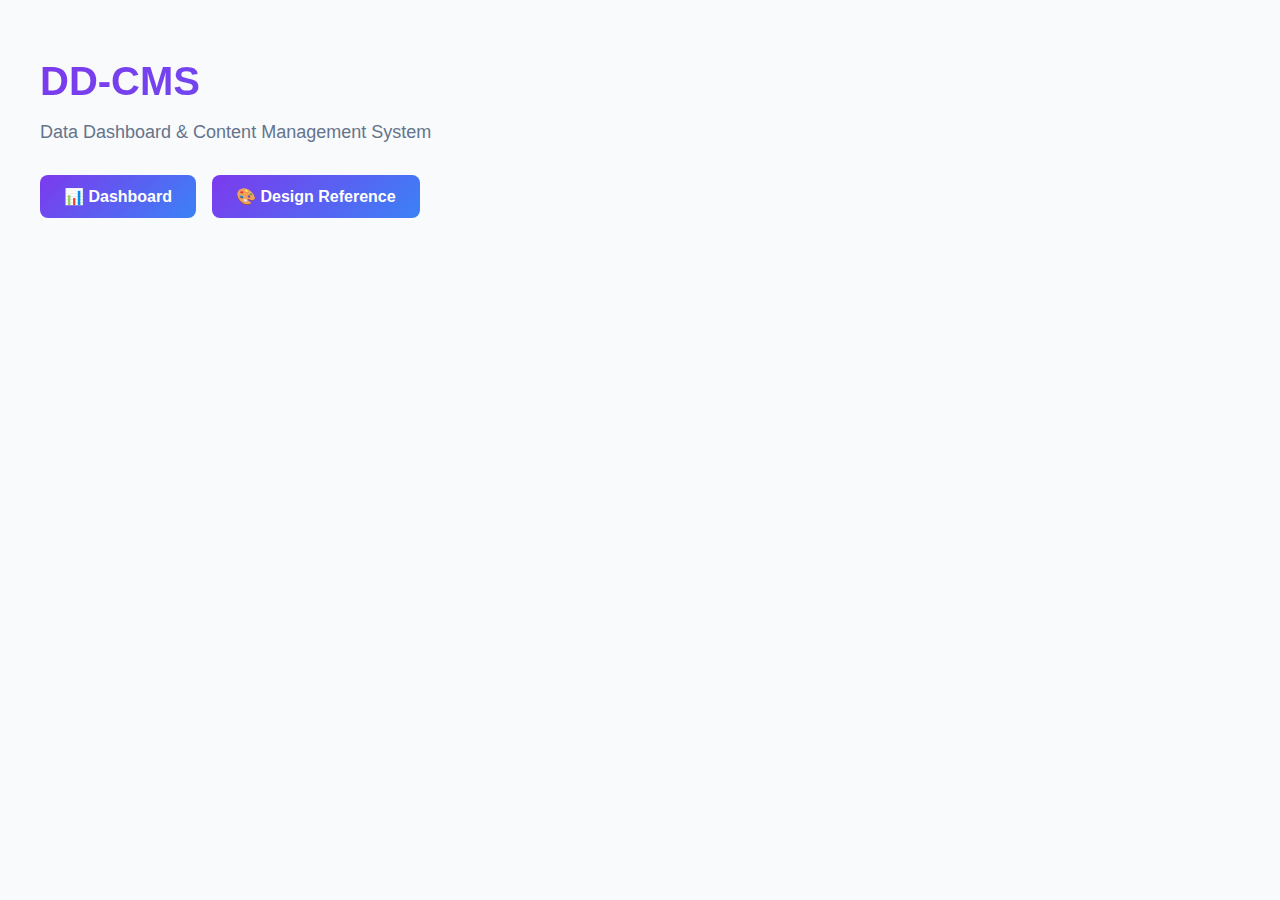
<file: index.html>
<!DOCTYPE html>
<html lang="en" data-theme="1">
<head>
    <meta charset="UTF-8">
    <meta name="viewport" content="width=device-width, initial-scale=1.0">
    <title>DD-CMS</title>
    <style>
        /* Basic reset and theme variables will be loaded from Sample.html or inline here */
        :root {
            --primary: #7C3AED;
            --secondary: #3B82F6;
            --bg-primary: #F8FAFC;
            --bg-secondary: #F1F5F9;
            --text-primary: #1E293B;
            --text-secondary: #64748B;
            --border: #E2E8F0;
        }
        body {
            font-family: 'Inter', -apple-system, sans-serif;
            background: var(--bg-primary);
            color: var(--text-primary);
            margin: 0;
            padding: 0;
        }
        .container {
            max-width: 1200px;
            margin: 0 auto;
            padding: 2rem;
        }
        h1 {
            font-size: 2.5rem;
            font-weight: 900;
            margin-bottom: 1rem;
            background: linear-gradient(135deg, var(--primary), var(--secondary));
            -webkit-background-clip: text;
            -webkit-text-fill-color: transparent;
            background-clip: text;
        }
        .subtitle {
            color: var(--text-secondary);
            font-size: 1.125rem;
            margin-bottom: 2rem;
        }
        .links {
            display: flex;
            gap: 1rem;
            flex-wrap: wrap;
        }
        .btn {
            display: inline-flex;
            align-items: center;
            gap: 0.5rem;
            padding: 0.75rem 1.5rem;
            border-radius: 0.5rem;
            background: linear-gradient(135deg, var(--primary), var(--secondary));
            color: white;
            text-decoration: none;
            font-weight: 600;
            transition: transform 0.2s, box-shadow 0.2s;
        }
        .btn:hover {
            transform: translateY(-2px);
            box-shadow: 0 10px 20px rgba(124, 58, 237, 0.3);
        }
    </style>
</head>
<body>
    <div class="container">
        <h1>DD-CMS</h1>
        <p class="subtitle">Data Dashboard & Content Management System</p>
        <nav class="links">
            <a href="Dashboard/" class="btn">📊 Dashboard</a>
            <a href="Sample.html" class="btn">🎨 Design Reference</a>
        </nav>
    </div>
</body>
</html>
</file>
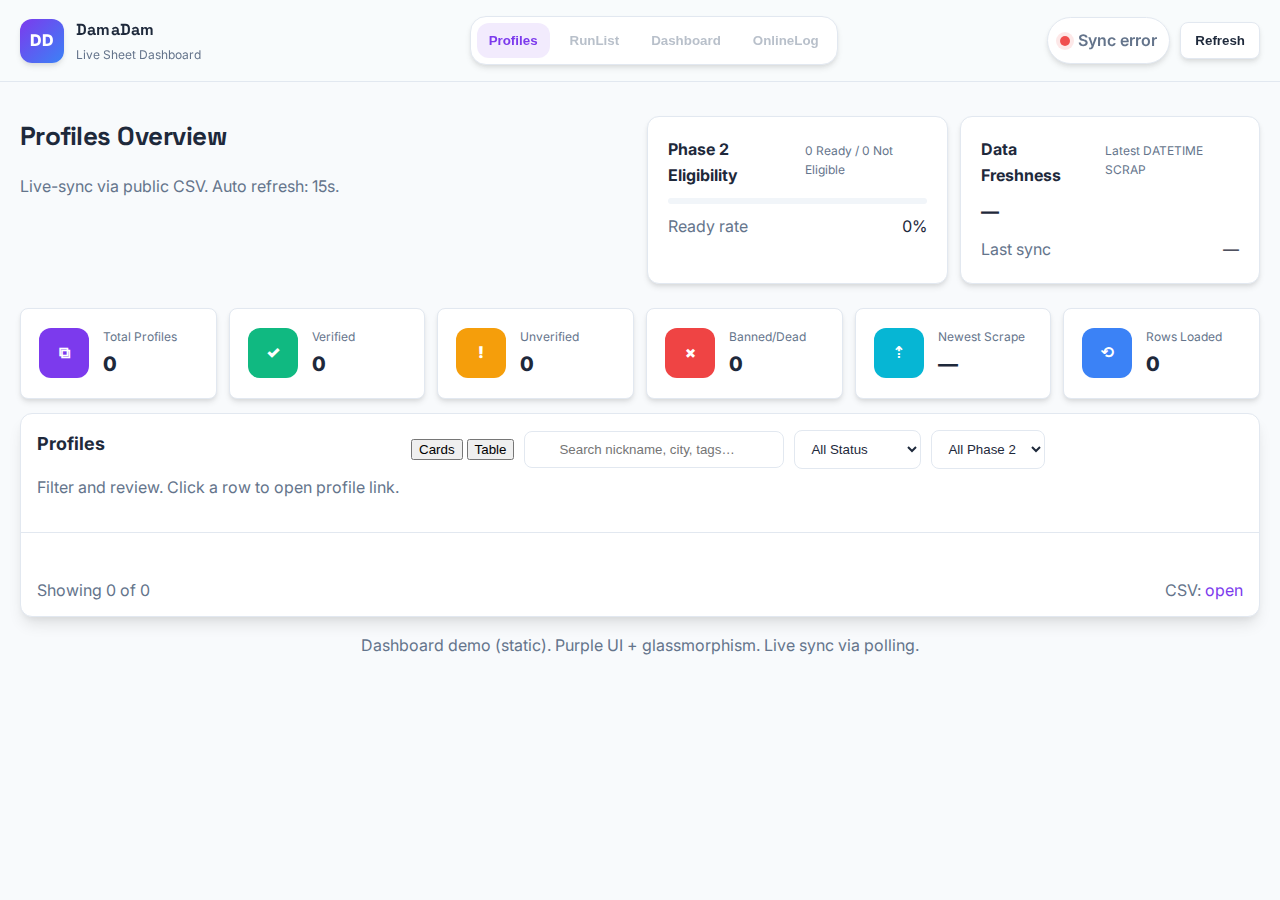
<file: Dashboard/index.html>
<!doctype html>
<html lang="en">

<head>
    <meta charset="utf-8" />
    <meta name="viewport" content="width=device-width, initial-scale=1" />
    <title>DamaDam Dashboard (Live)</title>
    <link rel="preconnect" href="https://fonts.googleapis.com">
    <link rel="preconnect" href="https://fonts.gstatic.com" crossorigin>
    <link
        href="https://fonts.googleapis.com/css2?family=Inter:wght@300;400;500;600;700&family=Space+Grotesk:wght@400;500;600;700&display=swap"
        rel="stylesheet">
    <link rel="stylesheet" href="styles.css" />
</head>

<body>
    <div class="bg" aria-hidden="true">
        <div class="blob blob-1"></div>
        <div class="blob blob-2"></div>
        <div class="grid-overlay"></div>
    </div>

    <header class="topbar">
        <div class="brand">
            <div class="logo">DD</div>
            <div>
                <div class="brand-title">DamaDam</div>
                <div class="brand-subtitle">Live Sheet Dashboard</div>
            </div>
        </div>

        <nav class="tabs" aria-label="Dashboard tabs">
            <button class="tab is-active" data-tab="profiles" type="button">Profiles</button>
            <button class="tab" data-tab="runlist" type="button" disabled
                title="Demo focuses on Profiles. Add RunList CSV later.">RunList</button>
            <button class="tab" data-tab="dashboard" type="button" disabled
                title="Add Dashboard CSV later.">Dashboard</button>
            <button class="tab" data-tab="onlinelog" type="button" disabled
                title="Add OnlineLog CSV later.">OnlineLog</button>
        </nav>

        <div class="topbar-actions">
            <div class="sync-pill" id="syncPill">
                <span class="dot" id="syncDot"></span>
                <span id="syncText">Connecting…</span>
            </div>
            <button class="btn" id="refreshBtn" type="button">Refresh</button>
        </div>
    </header>

    <main class="container">
        <section class="hero">
            <div>
                <h1 class="h1">Profiles Overview</h1>
                <p class="muted">Live-sync via public CSV. Auto refresh: <span id="pollIntervalLabel">15s</span>.</p>
            </div>

            <div class="hero-right">
                <div class="stage">
                    <div class="stage-top">
                        <div class="stage-title">Phase 2 Eligibility</div>
                        <div class="stage-meta"><span id="phase2Ready">0</span> Ready / <span
                                id="phase2NotEligible">0</span> Not Eligible</div>
                    </div>
                    <div class="stage-bar">
                        <div class="stage-bar-fill" id="phase2Bar" style="width:0%"></div>
                    </div>
                    <div class="stage-foot">
                        <span class="muted">Ready rate</span>
                        <span class="mono" id="phase2Rate">0%</span>
                    </div>
                </div>

                <div class="stage">
                    <div class="stage-top">
                        <div class="stage-title">Data Freshness</div>
                        <div class="stage-meta">Latest DATETIME SCRAP</div>
                    </div>
                    <div class="freshness" id="freshness">—</div>
                    <div class="stage-foot">
                        <span class="muted">Last sync</span>
                        <span class="mono" id="lastSync">—</span>
                    </div>
                </div>
            </div>
        </section>

        <section class="kpi-grid" id="kpis">
            <div class="kpi">
                <div class="kpi-icon kpi-purple">⧉</div>
                <div>
                    <div class="kpi-label">Total Profiles</div>
                    <div class="kpi-value" id="kpiTotal">0</div>
                </div>
            </div>

            <div class="kpi">
                <div class="kpi-icon kpi-green">✓</div>
                <div>
                    <div class="kpi-label">Verified</div>
                    <div class="kpi-value" id="kpiVerified">0</div>
                </div>
            </div>

            <div class="kpi">
                <div class="kpi-icon kpi-amber">!</div>
                <div>
                    <div class="kpi-label">Unverified</div>
                    <div class="kpi-value" id="kpiUnverified">0</div>
                </div>
            </div>

            <div class="kpi">
                <div class="kpi-icon kpi-red">×</div>
                <div>
                    <div class="kpi-label">Banned/Dead</div>
                    <div class="kpi-value" id="kpiBanned">0</div>
                </div>
            </div>

            <div class="kpi">
                <div class="kpi-icon kpi-cyan">⇡</div>
                <div>
                    <div class="kpi-label">Newest Scrape</div>
                    <div class="kpi-value mono" id="kpiNewest">—</div>
                </div>
            </div>

            <div class="kpi">
                <div class="kpi-icon kpi-slate">⟲</div>
                <div>
                    <div class="kpi-label">Rows Loaded</div>
                    <div class="kpi-value" id="kpiRows">0</div>
                </div>
            </div>
        </section>

        <section class="panel">
            <div class="panel-head">
                <div>
                    <h2 class="h2">Profiles</h2>
                    <p class="muted">Filter and review. Click a row to open profile link.</p>
                </div>

                <div class="panel-actions">
                    <div class="view-toggle" role="group" aria-label="View mode">
                        <button class="view-btn is-active" id="cardViewBtn" type="button">Cards</button>
                        <button class="view-btn" id="tableViewBtn" type="button">Table</button>
                    </div>
                    <div class="input">
                        <span class="input-icon">⌕</span>
                        <input id="searchInput" type="search" placeholder="Search nickname, city, tags…"
                            autocomplete="off" />
                    </div>
                    <select id="statusFilter" class="select">
                        <option value="">All Status</option>
                        <option value="VERIFIED">VERIFIED</option>
                        <option value="UNVERIFIED">UNVERIFIED</option>
                        <option value="BANNED">BANNED</option>
                        <option value="DEAD">DEAD</option>
                    </select>
                    <select id="phase2Filter" class="select">
                        <option value="">All Phase 2</option>
                        <option value="Ready">Ready</option>
                        <option value="Not Eligible">Not Eligible</option>
                    </select>
                </div>
            </div>

            <div id="cardsContainer" class="profiles-grid" aria-live="polite"></div>

            <div id="tableContainer" class="table-wrap glass" style="display:none;">
                <table class="table" id="profilesTable">
                    <thead>
                        <tr>
                            <th style="width:56px;">#</th>
                            <th>Nick</th>
                            <th>Tags</th>
                            <th>City</th>
                            <th>Status</th>
                            <th>Posts</th>
                            <th>Followers</th>
                            <th>Phase 2</th>
                            <th>Scraped</th>
                        </tr>
                    </thead>
                    <tbody id="profilesTbody">
                        <tr>
                            <td colspan="9" class="muted">Loading…</td>
                        </tr>
                    </tbody>
                </table>
            </div>

            <div class="panel-foot">
                <div class="muted">Showing <span id="shownCount">0</span> of <span id="totalCount">0</span></div>
                <div class="muted">CSV: <a class="link" id="csvLink" href="#" target="_blank" rel="noreferrer">open</a>
                </div>
            </div>
        </section>

        <footer class="footer">
            <div class="muted">Dashboard demo (static). Purple UI + glassmorphism. Live sync via polling.</div>
        </footer>
    </main>

    <script src="app.js"></script>
</body>

</html>
</file>
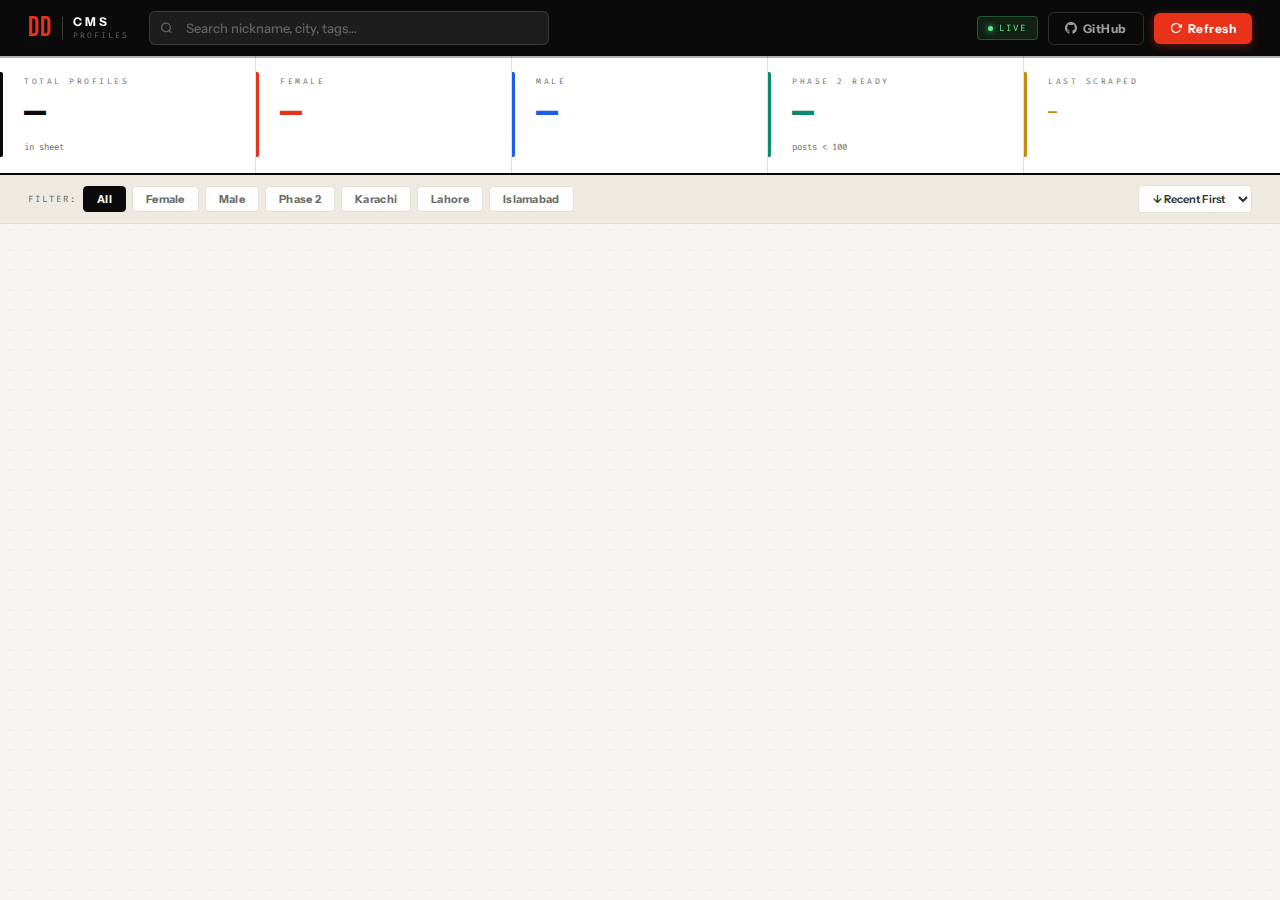
<file: docs/index.html>
<!DOCTYPE html>
<html lang="en">
<head>
<meta charset="UTF-8"/>
<meta name="viewport" content="width=device-width, initial-scale=1.0"/>
<title>DD-CMS · Profiles</title>
<link rel="preconnect" href="https://fonts.googleapis.com">
<link href="https://fonts.googleapis.com/css2?family=Bebas+Neue&family=Instrument+Sans:ital,wght@0,400;0,500;0,600;0,700;1,400&family=Fira+Code:wght@400;500&display=swap" rel="stylesheet">
<style>
/* ══════════════════════════════════════════
   TOKENS
══════════════════════════════════════════ */
:root {
  --ink:     #0a0a0a;
  --ink2:    #2d2d2d;
  --ink3:    #6b6b6b;
  --ink4:    #a8a8a8;
  --paper:   #f7f5f0;
  --paper2:  #eeeae2;
  --paper3:  #e4dfd5;
  --white:   #ffffff;

  --red:     #e8321a;
  --teal:    #0d8a6e;
  --gold:    #c9890a;
  --blue:    #1a5de8;

  --ff-disp: 'Bebas Neue', sans-serif;
  --ff-body: 'Instrument Sans', sans-serif;
  --ff-mono: 'Fira Code', monospace;

  --r:       6px;
  --r2:      10px;
}

*, *::before, *::after { box-sizing: border-box; margin: 0; padding: 0; }
html { scroll-behavior: smooth; }

body {
  background: var(--paper);
  color: var(--ink);
  font-family: var(--ff-body);
  min-height: 100vh;
  overflow-x: hidden;
}

/* halftone dot pattern */
body::before {
  content: '';
  position: fixed; inset: 0; z-index: 0; pointer-events: none;
  background-image: radial-gradient(circle, rgba(0,0,0,0.04) 1px, transparent 1px);
  background-size: 20px 20px;
}

/* ══════════════════════════════════════════
   TOPBAR
══════════════════════════════════════════ */
.topbar {
  position: sticky; top: 0; z-index: 200;
  background: var(--ink);
  display: flex; align-items: center;
  padding: 0 28px; height: 56px; gap: 20px;
  box-shadow: 0 2px 0 rgba(0,0,0,0.3);
}

.logo-block { display: flex; align-items: center; gap: 0; flex-shrink: 0; text-decoration: none; }
.logo-dd    { font-family: var(--ff-disp); font-size: 28px; color: var(--red); letter-spacing: 1px; line-height: 1; }
.logo-sep   { width: 1px; height: 22px; background: rgba(255,255,255,0.2); margin: 0 10px; }
.logo-cms   { display: flex; flex-direction: column; gap: 0; }
.logo-cms-main { font-family: var(--ff-body); font-size: 12px; font-weight: 700; letter-spacing: 3px; color: #fff; text-transform: uppercase; line-height: 1; }
.logo-cms-sub  { font-family: var(--ff-mono); font-size: 8px; color: rgba(255,255,255,0.35); letter-spacing: 2px; margin-top: 2px; }

.topbar-search { flex: 1; max-width: 400px; position: relative; }
.topbar-search svg { position: absolute; left: 11px; top: 50%; transform: translateY(-50%); color: rgba(255,255,255,0.3); pointer-events: none; }
.topbar-search input {
  width: 100%; background: rgba(255,255,255,0.08); border: 1px solid rgba(255,255,255,0.12);
  border-radius: var(--r); padding: 8px 12px 8px 36px;
  font-family: var(--ff-body); font-size: 13px; font-weight: 500; color: #fff; outline: none;
  transition: background .2s, border-color .2s;
}
.topbar-search input::placeholder { color: rgba(255,255,255,0.3); }
.topbar-search input:focus { background: rgba(255,255,255,0.13); border-color: var(--red); }

.topbar-right { display: flex; align-items: center; gap: 10px; flex-shrink: 0; margin-left: auto; }

.live-badge {
  display: flex; align-items: center; gap: 6px;
  font-family: var(--ff-mono); font-size: 9px; letter-spacing: 2px; color: #5eed8a;
  background: rgba(94,237,138,0.1); border: 1px solid rgba(94,237,138,0.25); border-radius: 4px; padding: 5px 10px;
}
.live-dot { width: 5px; height: 5px; border-radius: 50%; background: #5eed8a; box-shadow: 0 0 6px #5eed8a; animation: blink 1.5s ease-in-out infinite; }
@keyframes blink { 0%,100%{opacity:1} 50%{opacity:.2} }

.tbtn { font-family: var(--ff-body); font-size: 12px; font-weight: 700; letter-spacing: .5px; padding: 8px 16px; border-radius: var(--r); cursor: pointer; text-decoration: none; display: inline-flex; align-items: center; gap: 6px; transition: all .15s; border: none; }
.tbtn-ghost { background: transparent; border: 1px solid rgba(255,255,255,0.15); color: rgba(255,255,255,0.6); }
.tbtn-ghost:hover { border-color: rgba(255,255,255,0.4); color: #fff; }
.tbtn-red { background: var(--red); color: #fff; box-shadow: 0 2px 10px rgba(232,50,26,0.4); }
.tbtn-red:hover { background: #c42b15; box-shadow: 0 4px 16px rgba(232,50,26,0.5); }

/* ══════════════════════════════════════════
   STATS ROW
══════════════════════════════════════════ */
.stats-row {
  display: grid; grid-template-columns: repeat(5,1fr);
  background: var(--white);
  border-bottom: 2px solid var(--ink);
  position: relative; z-index: 1;
}
.stat-block {
  padding: 20px 24px; border-right: 1px solid var(--paper3); position: relative;
}
.stat-block:last-child { border-right: none; }
.stat-block::before {
  content: ''; position: absolute; left: 0; top: 16px; bottom: 16px; width: 3px;
  background: var(--sb-color, var(--ink)); border-radius: 0 2px 2px 0;
}
.sb-lbl  { font-family: var(--ff-mono); font-size: 8px; letter-spacing: 2.5px; color: var(--ink3); text-transform: uppercase; margin-bottom: 6px; }
.sb-num  { font-family: var(--ff-disp); font-size: 44px; line-height: 1; color: var(--sb-color, var(--ink)); letter-spacing: 1px; }
.sb-hint { font-family: var(--ff-mono); font-size: 9px; color: var(--ink3); margin-top: 4px; }

/* ══════════════════════════════════════════
   FILTER BAR
══════════════════════════════════════════ */
.filter-bar {
  background: var(--paper2); border-bottom: 1px solid var(--paper3);
  padding: 10px 28px; display: flex; align-items: center; gap: 6px;
  position: relative; z-index: 1; flex-wrap: wrap;
}
.fbar-lbl { font-family: var(--ff-mono); font-size: 9px; letter-spacing: 2px; color: var(--ink3); flex-shrink: 0; }
.fchip {
  font-family: var(--ff-body); font-size: 11px; font-weight: 700;
  padding: 5px 13px; border-radius: 4px; cursor: pointer; flex-shrink: 0;
  border: 1.5px solid var(--paper3); background: var(--white); color: var(--ink3);
  transition: all .13s; letter-spacing: .3px;
}
.fchip:hover { border-color: var(--ink2); color: var(--ink); }
.fchip.act   { border-color: var(--ink);  background: var(--ink);  color: var(--white); }
.fchip.act-f { border-color: var(--red);  background: var(--red);  color: var(--white); }
.fchip.act-m { border-color: var(--blue); background: var(--blue); color: var(--white); }
.fbar-sort {
  font-family: var(--ff-body); font-size: 11px; font-weight: 600;
  background: var(--white); border: 1.5px solid var(--paper3); color: var(--ink2);
  border-radius: 4px; padding: 5px 10px; cursor: pointer; outline: none;
  margin-left: auto; flex-shrink: 0; transition: border-color .13s;
}
.fbar-sort:focus { border-color: var(--ink); }

/* ══════════════════════════════════════════
   MAIN
══════════════════════════════════════════ */
.main { padding: 24px 24px 48px; position: relative; z-index: 1; }

#loading-state { padding: 90px 0; text-align: center; }
.ld-ring { width: 44px; height: 44px; border-radius: 50%; border: 3px solid var(--paper3); border-top-color: var(--red); animation: spin .75s linear infinite; margin: 0 auto 16px; }
@keyframes spin { to { transform: rotate(360deg); } }
.ld-txt  { font-family: var(--ff-mono); font-size: 10px; letter-spacing: 3px; color: var(--ink3); }
.ld-hint { font-family: var(--ff-mono); font-size: 9px; color: var(--ink4); margin-top: 8px; }

#error-state { padding: 70px 0; text-align: center; display: none; }
.er-icon  { font-size: 40px; margin-bottom: 12px; }
.er-title { font-family: var(--ff-disp); font-size: 36px; color: var(--red); margin-bottom: 10px; }
.er-msg   { font-family: var(--ff-mono); font-size: 11px; color: var(--ink2); max-width: 500px; margin: 0 auto 20px; line-height: 1.9; background: var(--white); border: 1px solid var(--paper3); border-radius: var(--r); padding: 16px; text-align: left; white-space: pre-wrap; }

#empty-state { padding: 70px 0; text-align: center; display: none; }
.emp-txt { font-family: var(--ff-mono); font-size: 10px; letter-spacing: 3px; color: var(--ink3); }

/* ══════════════════════════════════════════
   PROFILE GRID
══════════════════════════════════════════ */
#profile-grid {
  display: grid;
  grid-template-columns: repeat(auto-fill, minmax(256px,1fr));
  gap: 12px;
}

.pcard {
  background: var(--white); border: 1.5px solid var(--paper3);
  border-radius: var(--r2); cursor: pointer; overflow: hidden; position: relative;
  transition: transform .2s cubic-bezier(.34,1.4,.64,1), box-shadow .2s, border-color .2s;
}
.pcard:hover { transform: translateY(-4px); border-color: var(--ink2); box-shadow: 4px 8px 0 var(--ink), 0 0 0 1.5px var(--ink2); }

.pcard-bar { position: absolute; left: 0; top: 0; bottom: 0; width: 4px; background: var(--cb, var(--ink)); }
.pcard-inner { padding: 14px 14px 14px 18px; }

.pc-top { display: flex; align-items: flex-start; gap: 11px; margin-bottom: 12px; }

.av-wrap { position: relative; flex-shrink: 0; }
.av-img, .av-ph { width: 50px; height: 50px; border-radius: var(--r); object-fit: cover; border: 1.5px solid var(--paper3); }
.av-ph { display: grid; place-items: center; font-family: var(--ff-disp); font-size: 22px; color: var(--white); background: var(--ap, var(--ink)); }
.av-dot { position: absolute; bottom: -3px; right: -3px; width: 16px; height: 16px; border-radius: 50%; border: 2px solid var(--white); display: grid; place-items: center; font-size: 7px; font-weight: 800; }
.av-dot-f { background: var(--red);  color: #fff; }
.av-dot-m { background: var(--blue); color: #fff; }
.av-dot-u { background: var(--paper3); color: var(--ink3); }

.pc-meta { flex: 1; min-width: 0; }
.pc-nick { font-family: var(--ff-body); font-size: 14px; font-weight: 700; color: var(--ink); white-space: nowrap; overflow: hidden; text-overflow: ellipsis; margin-bottom: 3px; letter-spacing: .1px; }
.pc-city { font-family: var(--ff-mono); font-size: 9px; color: var(--ink3); letter-spacing: .5px; }

.pc-mode { font-family: var(--ff-mono); font-size: 8px; font-weight: 500; letter-spacing: 1px; text-transform: uppercase; padding: 3px 8px; border-radius: 4px; flex-shrink: 0; align-self: flex-start; margin-top: 1px; }
.mode-online { background: rgba(13,138,110,0.1); color: var(--teal); border: 1px solid rgba(13,138,110,0.25); }
.mode-target { background: rgba(201,137,10,0.1); color: var(--gold); border: 1px solid rgba(201,137,10,0.25); }
.mode-other  { background: var(--paper2); color: var(--ink3); border: 1px solid var(--paper3); }

.pc-stats { display: grid; grid-template-columns: 1fr 1fr 1fr; gap: 1px; background: var(--paper3); border-radius: var(--r); overflow: hidden; margin-bottom: 10px; }
.pcs   { background: var(--paper); padding: 7px 6px; text-align: center; }
.pcs-v { font-family: var(--ff-disp); font-size: 18px; color: var(--ink); line-height: 1; }
.pcs-k { font-family: var(--ff-mono); font-size: 7.5px; color: var(--ink3); text-transform: uppercase; letter-spacing: .5px; margin-top: 2px; }

.pc-foot { display: flex; align-items: center; justify-content: space-between; padding-top: 9px; border-top: 1px solid var(--paper2); }
.pc-ts   { font-family: var(--ff-mono); font-size: 8px; color: var(--ink4); }
.pc-p2   { font-family: var(--ff-mono); font-size: 7.5px; font-weight: 500; letter-spacing: 1px; padding: 2px 7px; border-radius: 3px; text-transform: uppercase; background: rgba(13,138,110,0.1); color: var(--teal); border: 1px solid rgba(13,138,110,0.3); }
.rank-img { height: 12px; vertical-align: middle; margin-right: 2px; }

/* ══════════════════════════════════════════
   PAGINATION
══════════════════════════════════════════ */
.pager { display: flex; align-items: center; justify-content: center; gap: 5px; padding: 32px 0 6px; flex-wrap: wrap; }
.pager-info { width: 100%; text-align: center; margin-bottom: 8px; font-family: var(--ff-mono); font-size: 10px; color: var(--ink3); letter-spacing: 1px; }
.pgbtn { font-family: var(--ff-body); font-size: 12px; font-weight: 700; padding: 7px 14px; border-radius: 5px; cursor: pointer; border: 1.5px solid var(--paper3); background: var(--white); color: var(--ink2); transition: all .13s; min-width: 36px; text-align: center; }
.pgbtn:hover:not(:disabled) { border-color: var(--ink); color: var(--ink); }
.pgbtn:disabled { opacity: .25; cursor: not-allowed; }
.pgbtn.cur { background: var(--ink); border-color: var(--ink); color: var(--white); }
.pg-ellipsis { color: var(--ink3); font-family: var(--ff-mono); font-size: 12px; padding: 0 3px; }

.foot-info { display: none; align-items: center; justify-content: space-between; padding-top: 8px; font-family: var(--ff-mono); font-size: 9px; color: var(--ink3); letter-spacing: .5px; }

/* ══════════════════════════════════════════
   DETAIL DRAWER
══════════════════════════════════════════ */
.drw-ov { position: fixed; inset: 0; z-index: 800; background: rgba(10,10,10,0.55); backdrop-filter: blur(6px); display: none; align-items: flex-start; justify-content: flex-end; }
.drw-ov.open { display: flex; }

.drw { width: 460px; max-width: 100vw; height: 100vh; background: var(--white); border-left: 2px solid var(--ink); overflow-y: auto; display: flex; flex-direction: column; animation: slideIn .22s cubic-bezier(.16,1,.3,1); box-shadow: -12px 0 60px rgba(0,0,0,0.25); }
@keyframes slideIn { from { transform: translateX(100%); } }
.drw::-webkit-scrollbar { width: 4px; }
.drw::-webkit-scrollbar-thumb { background: var(--paper3); border-radius: 4px; }

.drw-top-bar { height: 4px; background: var(--ink); flex-shrink: 0; }

.drw-head { padding: 16px 20px 14px; border-bottom: 1.5px solid var(--paper2); display: flex; align-items: center; justify-content: space-between; position: sticky; top: 0; background: var(--white); z-index: 2; }
.drw-nick { font-family: var(--ff-disp); font-size: 30px; color: var(--ink); letter-spacing: 1px; line-height: 1; }
.drw-x { width: 32px; height: 32px; border-radius: 6px; background: var(--paper2); border: 1.5px solid var(--paper3); color: var(--ink2); cursor: pointer; display: grid; place-items: center; font-size: 14px; transition: all .13s; }
.drw-x:hover { background: var(--ink); color: var(--white); border-color: var(--ink); }

.drw-hero { padding: 18px 20px; background: var(--paper); border-bottom: 1px solid var(--paper2); display: flex; gap: 16px; align-items: center; }
.drw-av { width: 84px; height: 84px; border-radius: var(--r2); object-fit: cover; border: 2px solid var(--paper3); flex-shrink: 0; }
.drw-av-ph { width: 84px; height: 84px; border-radius: var(--r2); flex-shrink: 0; display: grid; place-items: center; font-family: var(--ff-disp); font-size: 36px; color: var(--white); border: 2px solid var(--paper3); }
.drw-hero-body { flex: 1; }
.drw-mode-lbl { font-family: var(--ff-mono); font-size: 8px; letter-spacing: 2px; color: var(--ink3); text-transform: uppercase; margin-bottom: 5px; }
.drw-city     { font-size: 16px; font-weight: 700; color: var(--ink); margin-bottom: 6px; }
.drw-tags     { font-family: var(--ff-mono); font-size: 9px; color: var(--teal); line-height: 1.7; letter-spacing: .5px; }

.drw-sec { padding: 16px 20px; border-bottom: 1px solid var(--paper2); }
.drw-sec:last-of-type { border-bottom: none; }
.drw-sec-hd { font-family: var(--ff-mono); font-size: 8px; letter-spacing: 3px; color: var(--ink3); text-transform: uppercase; margin-bottom: 14px; display: flex; align-items: center; gap: 10px; }
.drw-sec-hd::after { content: ''; flex: 1; height: 1px; background: var(--paper2); }

.drw-grid { display: grid; grid-template-columns: 1fr 1fr; gap: 12px; }
.dfield { }
.dk { font-family: var(--ff-mono); font-size: 8px; letter-spacing: 2px; color: var(--ink4); text-transform: uppercase; margin-bottom: 3px; }
.dv { font-size: 13px; font-weight: 600; color: var(--ink); word-break: break-all; line-height: 1.4; }
.dv a { color: var(--blue); text-decoration: none; }
.dv a:hover { text-decoration: underline; }
.dv.span2 { grid-column: 1/-1; }

.meh-row { padding: 9px 0; border-bottom: 1px solid var(--paper2); font-size: 13px; color: var(--ink); line-height: 1.5; }
.meh-row:last-child { border-bottom: none; }

.drw-actions { padding: 14px 20px; display: flex; gap: 10px; border-top: 2px solid var(--paper2); position: sticky; bottom: 0; background: var(--white); }
.dact { flex: 1; justify-content: center; display: inline-flex; align-items: center; gap: 6px; font-family: var(--ff-body); font-size: 12px; font-weight: 700; letter-spacing: .5px; padding: 10px 16px; border-radius: var(--r); cursor: pointer; text-decoration: none; transition: all .15s; border: none; }
.dact-main { background: var(--ink); color: var(--white); box-shadow: 2px 3px 0 var(--ink3); }
.dact-main:hover { background: var(--red); box-shadow: 2px 3px 0 #8a1a0e; }
.dact-sec { background: var(--white); border: 1.5px solid var(--paper3); color: var(--ink2); }
.dact-sec:hover { border-color: var(--ink); color: var(--ink); }

/* ══════════════════════════════════════════
   RESPONSIVE
══════════════════════════════════════════ */
@media (max-width: 960px) {
  .stats-row { grid-template-columns: repeat(3,1fr); }
  .stat-block:nth-child(4), .stat-block:nth-child(5) { border-top: 1px solid var(--paper2); }
}
@media (max-width: 640px) {
  .topbar { padding: 0 14px; gap: 10px; }
  .topbar-search { max-width: none; }
  .logo-cms { display: none; } .logo-sep { display: none; }
  .filter-bar { padding: 8px 14px; }
  .main { padding: 14px; }
  #profile-grid { grid-template-columns: 1fr 1fr; }
  .stats-row { grid-template-columns: repeat(2,1fr); }
  .stat-block:nth-child(5) { grid-column: 1/-1; }
  .tbtn-ghost { display: none; }
}
@media (max-width: 430px) { #profile-grid { grid-template-columns: 1fr; } }
</style>
</head>
<body>

<!-- ██ TOPBAR ██ -->
<nav class="topbar">
  <a class="logo-block" href="#">
    <span class="logo-dd">DD</span>
    <span class="logo-sep"></span>
    <span class="logo-cms">
      <span class="logo-cms-main">CMS</span>
      <span class="logo-cms-sub">PROFILES</span>
    </span>
  </a>
  <div class="topbar-search">
    <svg width="13" height="13" viewBox="0 0 24 24" fill="none" stroke="currentColor" stroke-width="2.5"><circle cx="11" cy="11" r="8"/><path d="m21 21-4.35-4.35"/></svg>
    <input id="search-input" type="text" placeholder="Search nickname, city, tags…" autocomplete="off">
  </div>
  <div class="topbar-right">
    <div class="live-badge"><div class="live-dot"></div>LIVE</div>
    <a href="https://github.com/net2t/DD-CMS-Final" target="_blank" class="tbtn tbtn-ghost">
      <svg width="12" height="12" viewBox="0 0 24 24" fill="currentColor"><path d="M12 0C5.37 0 0 5.37 0 12c0 5.31 3.435 9.795 8.205 11.385.6.105.825-.255.825-.57 0-.285-.015-1.23-.015-2.235-3.015.555-3.795-.735-4.035-1.41-.135-.345-.72-1.41-1.23-1.695-.42-.225-1.02-.78-.015-.795.945-.015 1.62.87 1.845 1.23 1.08 1.815 2.805 1.305 3.495.99.105-.78.42-1.305.765-1.605-2.67-.3-5.46-1.335-5.46-5.925 0-1.305.465-2.385 1.23-3.225-.12-.3-.54-1.53.12-3.18 0 0 1.005-.315 3.3 1.23.96-.27 1.98-.405 3-.405s2.04.135 3 .405c2.295-1.56 3.3-1.23 3.3-1.23.66 1.65.24 2.88.12 3.18.765.84 1.23 1.905 1.23 3.225 0 4.605-2.805 5.625-5.475 5.925.435.375.81 1.095.81 2.22 0 1.605-.015 2.895-.015 3.3 0 .315.225.69.825.57A12.02 12.02 0 0024 12c0-6.63-5.37-12-12-12z"/></svg>
      GitHub
    </a>
    <button class="tbtn tbtn-red" onclick="loadData()">
      <svg width="12" height="12" viewBox="0 0 24 24" fill="none" stroke="currentColor" stroke-width="2.5"><polyline points="23 4 23 10 17 10"/><path d="M20.49 15a9 9 0 1 1-2.12-9.36L23 10"/></svg>
      Refresh
    </button>
  </div>
</nav>

<!-- ██ STATS ██ -->
<div class="stats-row">
  <div class="stat-block" style="--sb-color:var(--ink)">
    <div class="sb-lbl">Total Profiles</div>
    <div class="sb-num" id="s-total">—</div>
    <div class="sb-hint">in sheet</div>
  </div>
  <div class="stat-block" style="--sb-color:var(--red)">
    <div class="sb-lbl">Female</div>
    <div class="sb-num" id="s-female" style="color:var(--red)">—</div>
    <div class="sb-hint" id="s-female-pct"></div>
  </div>
  <div class="stat-block" style="--sb-color:var(--blue)">
    <div class="sb-lbl">Male</div>
    <div class="sb-num" id="s-male" style="color:var(--blue)">—</div>
    <div class="sb-hint" id="s-male-pct"></div>
  </div>
  <div class="stat-block" style="--sb-color:var(--teal)">
    <div class="sb-lbl">Phase 2 Ready</div>
    <div class="sb-num" id="s-phase2" style="color:var(--teal)">—</div>
    <div class="sb-hint">posts &lt; 100</div>
  </div>
  <div class="stat-block" style="--sb-color:var(--gold)">
    <div class="sb-lbl">Last Scraped</div>
    <div class="sb-num" id="s-last" style="font-size:18px;padding-top:12px;color:var(--gold)">—</div>
    <div class="sb-hint" id="s-last-nick"></div>
  </div>
</div>

<!-- ██ FILTERS ██ -->
<div class="filter-bar">
  <span class="fbar-lbl">FILTER:</span>
  <button class="fchip act" data-f="all">All</button>
  <button class="fchip"     data-f="female">Female</button>
  <button class="fchip"     data-f="male">Male</button>
  <button class="fchip"     data-f="phase2">Phase 2</button>
  <button class="fchip"     data-f="karachi">Karachi</button>
  <button class="fchip"     data-f="lahore">Lahore</button>
  <button class="fchip"     data-f="islamabad">Islamabad</button>
  <select class="fbar-sort" id="sort-select">
    <option value="date">↓ Recent First</option>
    <option value="followers">↓ Followers</option>
    <option value="posts">↓ Posts</option>
    <option value="nick">A → Z</option>
  </select>
</div>

<!-- ██ MAIN ██ -->
<div class="main">
  <div id="loading-state">
    <div class="ld-ring"></div>
    <div class="ld-txt">FETCHING PROFILES</div>
    <div class="ld-hint">Sheet must be set to "Anyone with link → Viewer"</div>
  </div>
  <div id="error-state">
    <div class="er-icon">⚠️</div>
    <div class="er-title">Cannot Load</div>
    <div class="er-msg" id="error-msg"></div>
    <button class="tbtn tbtn-red" onclick="loadData()">Try Again</button>
  </div>
  <div id="empty-state"><div class="emp-txt">NO PROFILES MATCH</div></div>

  <div id="profile-grid"></div>
  <div class="pager" id="pager" style="display:none"></div>
  <div class="foot-info" id="foot-info">
    <span id="footer-count"></span>
    <span id="footer-updated"></span>
  </div>
</div>

<!-- ██ DRAWER ██ -->
<div class="drw-ov" id="drw-ov" onclick="closeDrw(event)">
  <div class="drw" id="drw">
    <div class="drw-top-bar" id="d-top-bar"></div>
    <div class="drw-head">
      <div class="drw-nick" id="d-nick">—</div>
      <button class="drw-x" onclick="closeDrwDirect()">✕</button>
    </div>
    <div class="drw-hero">
      <div id="d-av-wrap"></div>
      <div class="drw-hero-body">
        <div class="drw-mode-lbl" id="d-mode-lbl"></div>
        <div class="drw-city" id="d-city-age"></div>
        <div class="drw-tags" id="d-tags"></div>
      </div>
    </div>
    <div class="drw-sec"><div class="drw-sec-hd">Profile Info</div><div class="drw-grid" id="d-info"></div></div>
    <div class="drw-sec"><div class="drw-sec-hd">Stats</div><div class="drw-grid" id="d-stats"></div></div>
    <div class="drw-sec" id="d-meh-sec"><div class="drw-sec-hd">Mehfils</div><div id="d-meh"></div></div>
    <div class="drw-actions">
      <a id="d-prof-link" href="#" target="_blank" class="dact dact-main">View Profile ↗</a>
      <a id="d-post-link" href="#" target="_blank" class="dact dact-sec">View Posts ↗</a>
    </div>
  </div>
</div>

<script>
const SHEET_ID  = '16t-D8dCXFvheHEpncoQ_VnXQKkrEREAup7c1ZLFXvu0';
const SHEET_TAB = 'Profiles';
const PER_PAGE  = 100;

const C = {
  ID:0,NICK:1,TAGS:2,CITY:3,GENDER:4,MARRIED:5,AGE:6,JOINED:7,
  FOLLOWERS:8,LIST:9,POSTS:10,RUN_MODE:11,DATETIME:12,
  LASTPOST:13,LASTTIME:14,IMAGE:15,PROFILELINK:16,
  POSTURL:17,RURL:18,MEHNAME:19,MEHLINK:20,MEHDATE:21,PHASE2:22
};

let allProfiles=[],filtered=[];
let activeFilter='all',searchQuery='',sortBy='date';
let currentPage=1,lastFetch=null;

async function loadData(){
  show('loading-state'); hide('error-state'); hide('empty-state');
  document.getElementById('pager').style.display='none';
  document.getElementById('profile-grid').innerHTML='';
  document.getElementById('foot-info').style.display='none';

  const url=`https://docs.google.com/spreadsheets/d/${SHEET_ID}/gviz/tq?tqx=out:json&sheet=${encodeURIComponent(SHEET_TAB)}`;
  try {
    const res=await fetch(url);
    if(!res.ok) throw new Error(`HTTP ${res.status}`);
    const text=await res.text();
    const json=JSON.parse(text.match(/google\.visualization\.Query\.setResponse\(([\s\S]*)\)/)[1]);
    if(json.status==='error') throw new Error(json.errors?.[0]?.detailed_message||'Sheet API error');
    const rows=json.table?.rows||[];
    allProfiles=rows.slice(1)
      .map(r=>(r.c||[]).map(c=>c?(c.v??c.f??''):''))
      .filter(r=>r[C.NICK]&&String(r[C.NICK]).trim());
    lastFetch=new Date();
    buildStats(); currentPage=1; applyFilters();
    hide('loading-state');
    document.getElementById('foot-info').style.display='flex';
  } catch(err){
    showErr(`Failed to load sheet data.\n\nError: ${err.message}\n\nMake sure:\n1. Sheet is public (Share → Anyone with link → Viewer)\n2. Tab named exactly "Profiles"`);
  }
}

function buildStats(){
  const n=allProfiles.length;
  const f=allProfiles.filter(r=>String(r[C.GENDER]).toUpperCase()==='FEMALE').length;
  const m=allProfiles.filter(r=>String(r[C.GENDER]).toUpperCase()==='MALE').length;
  const p=allProfiles.filter(r=>String(r[C.PHASE2]).toLowerCase().includes('ready')).length;
  const last=allProfiles[0];
  setText('s-total',n.toLocaleString()); setText('s-female',f.toLocaleString());
  setText('s-male',m.toLocaleString());  setText('s-phase2',p.toLocaleString());
  setText('s-female-pct',n?Math.round(f/n*100)+'% of total':'');
  setText('s-male-pct',  n?Math.round(m/n*100)+'% of total':'');
  if(last){ setText('s-last',String(last[C.DATETIME]).split(' ').slice(0,2).join(' ')); setText('s-last-nick',String(last[C.NICK])); }
}

function applyFilters(){
  const q=searchQuery.toLowerCase();
  filtered=allProfiles.filter(r=>{
    const nick=String(r[C.NICK]||'').toLowerCase(), city=String(r[C.CITY]||'').toLowerCase();
    const tags=String(r[C.TAGS]||'').toLowerCase(), gen=String(r[C.GENDER]||'').toUpperCase();
    const ph=String(r[C.PHASE2]||'').toLowerCase();
    if(q&&!nick.includes(q)&&!city.includes(q)&&!tags.includes(q)) return false;
    if(activeFilter==='female'   &&gen!=='FEMALE') return false;
    if(activeFilter==='male'     &&gen!=='MALE')   return false;
    if(activeFilter==='phase2'   &&!ph.includes('ready')) return false;
    if(activeFilter==='karachi'  &&!city.includes('karachi'))    return false;
    if(activeFilter==='lahore'   &&!city.includes('lahore'))     return false;
    if(activeFilter==='islamabad'&&!city.includes('islamabad'))  return false;
    return true;
  });
  filtered.sort((a,b)=>{
    if(sortBy==='followers') return(parseInt(b[C.FOLLOWERS])||0)-(parseInt(a[C.FOLLOWERS])||0);
    if(sortBy==='posts')     return(parseInt(b[C.POSTS]    )||0)-(parseInt(a[C.POSTS]    )||0);
    if(sortBy==='nick')      return String(a[C.NICK]).localeCompare(String(b[C.NICK]));
    return 0;
  });
  currentPage=1; renderPage();
}

function renderPage(){
  const grid=document.getElementById('profile-grid');
  grid.innerHTML='';
  if(!filtered.length){ show('empty-state'); document.getElementById('pager').style.display='none'; return; }
  hide('empty-state');
  const total=Math.ceil(filtered.length/PER_PAGE);
  if(currentPage>total) currentPage=total;
  if(currentPage<1) currentPage=1;
  const s=(currentPage-1)*PER_PAGE;
  const frag=document.createDocumentFragment();
  filtered.slice(s,s+PER_PAGE).forEach(r=>frag.appendChild(mkCard(r)));
  grid.appendChild(frag);
  setText('footer-count',`${s+1}–${Math.min(s+PER_PAGE,filtered.length)} of ${filtered.length.toLocaleString()}`);
  setText('footer-updated',lastFetch?`fetched ${lastFetch.toLocaleTimeString()}`:'');
  renderPager(total);
  window.scrollTo({top:0,behavior:'smooth'});
}

function renderPager(total){
  const pg=document.getElementById('pager');
  if(total<=1){pg.style.display='none';return;}
  pg.style.display='flex';
  let h=`<span class="pager-info">Page ${currentPage} of ${total} &nbsp;·&nbsp; ${filtered.length.toLocaleString()} profiles</span>`;
  h+=`<button class="pgbtn" onclick="goP(${currentPage-1})" ${currentPage===1?'disabled':''}>← Prev</button>`;
  const s=Math.max(1,currentPage-2),e=Math.min(total,currentPage+2);
  if(s>1){h+=`<button class="pgbtn" onclick="goP(1)">1</button>`;if(s>2)h+=`<span class="pg-ellipsis">…</span>`;}
  for(let i=s;i<=e;i++) h+=`<button class="pgbtn${i===currentPage?' cur':''}" onclick="goP(${i})">${i}</button>`;
  if(e<total){if(e<total-1)h+=`<span class="pg-ellipsis">…</span>`;h+=`<button class="pgbtn" onclick="goP(${total})">${total}</button>`;}
  h+=`<button class="pgbtn" onclick="goP(${currentPage+1})" ${currentPage===total?'disabled':''}>Next →</button>`;
  pg.innerHTML=h;
}
function goP(n){const t=Math.ceil(filtered.length/PER_PAGE);if(n<1||n>t)return;currentPage=n;renderPage();}

const COLORS=['#e8321a','#0d8a6e','#1a5de8','#c9890a','#7c3aed','#0891b2','#dc2626','#059669'];
function nickColor(nick){let h=0;for(const c of(nick||''))h=(h*31+c.charCodeAt(0))&0xffffffff;return COLORS[Math.abs(h)%COLORS.length];}

function mkCard(r){
  const div=document.createElement('div');
  const nick=String(r[C.NICK]||'—'),city=String(r[C.CITY]||''),gen=String(r[C.GENDER]||'').toUpperCase();
  const age=String(r[C.AGE]||''),mar=String(r[C.MARRIED]||''),fol=fmt(r[C.FOLLOWERS]),posts=fmt(r[C.POSTS]);
  const phase=String(r[C.PHASE2]||''),dt=String(r[C.DATETIME]||''),img=String(r[C.IMAGE]||'');
  const rurl=String(r[C.RURL]||''),mode=String(r[C.RUN_MODE]||'').toLowerCase();
  const barColor=gen==='FEMALE'?'var(--red)':gen==='MALE'?'var(--blue)':'var(--ink2)';
  const dotCls=gen==='FEMALE'?'av-dot-f':gen==='MALE'?'av-dot-m':'av-dot-u';
  const dotTxt=gen==='FEMALE'?'F':gen==='MALE'?'M':'?';
  const ac=nickColor(nick);
  const avHtml=img
    ?`<img class="av-img" src="${x(img)}" alt="${x(nick)}" loading="lazy" onerror="this.style.display='none';this.nextSibling.style.display='grid'"><div class="av-ph" style="display:none;background:${ac}">${nick[0]?.toUpperCase()||'?'}</div>`
    :`<div class="av-ph" style="background:${ac}">${nick[0]?.toUpperCase()||'?'}</div>`;
  const modeCls=mode==='online'?'mode-online':mode==='target'?'mode-target':'mode-other';
  const modeChip=mode?`<span class="pc-mode ${modeCls}">${mode}</span>`:'';
  const rankImg=rurl?`<img class="rank-img" src="${x(rurl)}" alt="rank" onerror="this.style.display='none'">`:'' ;
  const p2=phase.toLowerCase().includes('ready')?'<span class="pc-p2">P2 Ready</span>':'';
  div.className='pcard';
  div.innerHTML=`
    <div class="pcard-bar" style="background:${barColor}"></div>
    <div class="pcard-inner">
      <div class="pc-top">
        <div class="av-wrap">${avHtml}<span class="av-dot ${dotCls}">${dotTxt}</span></div>
        <div class="pc-meta">
          <div class="pc-nick">${rankImg}${x(nick)}</div>
          <div class="pc-city">${city?'📍 '+x(city):'&nbsp;'}${age?' · '+x(age)+'y':''}</div>
        </div>
        ${modeChip}
      </div>
      <div class="pc-stats">
        <div class="pcs"><div class="pcs-v">${fol}</div><div class="pcs-k">Followers</div></div>
        <div class="pcs"><div class="pcs-v">${posts}</div><div class="pcs-k">Posts</div></div>
        <div class="pcs"><div class="pcs-v">${x(mar)||'—'}</div><div class="pcs-k">Married</div></div>
      </div>
      <div class="pc-foot"><div class="pc-ts">${dt.split(' ').slice(0,2).join(' ')}</div>${p2}</div>
    </div>`;
  div.addEventListener('click',()=>openDrw(r));
  return div;
}

function openDrw(r){
  const nick=String(r[C.NICK]||'—'),img=String(r[C.IMAGE]||''),mode=String(r[C.RUN_MODE]||'');
  const tags=String(r[C.TAGS]||''),city=String(r[C.CITY]||''),age=String(r[C.AGE]||'');
  const profLink=String(r[C.PROFILELINK]||''),postUrl=String(r[C.POSTURL]||'');
  const mehName=String(r[C.MEHNAME]||''),mehLink=String(r[C.MEHLINK]||''),mehDate=String(r[C.MEHDATE]||'');
  const rurl=String(r[C.RURL]||''),gen=String(r[C.GENDER]||'').toUpperCase();
  const barColor=gen==='FEMALE'?'var(--red)':gen==='MALE'?'var(--blue)':'var(--ink2)';
  document.getElementById('d-top-bar').style.background=barColor;
  setText('d-nick',nick);
  setText('d-mode-lbl',mode?'● '+mode.toUpperCase()+' MODE':'');
  setText('d-city-age',[city,age?age+'y':''].filter(Boolean).join(' · ')||'');
  setText('d-tags',tags?'# '+tags.replace(/,\s*/g,'  #'):'');
  const ac=nickColor(nick);
  const avWrap=document.getElementById('d-av-wrap');
  avWrap.innerHTML=img
    ?`<img class="drw-av" src="${x(img)}" alt="${x(nick)}" onerror="this.outerHTML='<div class=drw-av-ph style=background:${ac}>${nick[0]?.toUpperCase()||'?'}</div>'">`
    :`<div class="drw-av-ph" style="background:${ac}">${nick[0]?.toUpperCase()||'?'}</div>`;
  document.getElementById('d-info').innerHTML=
    dfi('City',r[C.CITY])+dfi('Gender',r[C.GENDER])+dfi('Age',r[C.AGE])+dfi('Married',r[C.MARRIED])+
    dfi('Joined',r[C.JOINED])+dfi('List',r[C.LIST])+dfi('Run Mode',r[C.RUN_MODE])+dfi('Scraped',r[C.DATETIME],true)+
    (rurl?`<div class="dfield"><div class="dk">Rank</div><div class="dv"><img src="${x(rurl)}" style="height:14px" alt="rank"></div></div>`:'');
  document.getElementById('d-stats').innerHTML=
    dfi('Followers',r[C.FOLLOWERS])+dfi('Posts',r[C.POSTS])+dfi('Phase 2',r[C.PHASE2])+dfi('Last Post Time',r[C.LASTTIME])+
    (r[C.LASTPOST]?`<div class="dfield"><div class="dk">Last Post URL</div><div class="dv span2"><a href="${x(String(r[C.LASTPOST]))}" target="_blank">View Post ↗</a></div></div>`:'');
  const mehSec=document.getElementById('d-meh-sec'),mehDiv=document.getElementById('d-meh');
  if(mehName){
    mehSec.style.display='';
    const names=mehName.split('\n'),links=mehLink.split('\n'),dates=mehDate.split('\n');
    mehDiv.innerHTML=names.map((n,i)=>`<div class="meh-row">${links[i]?`<a href="${x(links[i])}" target="_blank" style="color:var(--blue);text-decoration:none;font-weight:700">${x(n)}</a>`:x(n)}${dates[i]?`<span style="font-family:var(--ff-mono);font-size:8px;color:var(--ink4);margin-left:8px">${x(dates[i])}</span>`:''}</div>`).join('');
  } else { mehSec.style.display='none'; }
  document.getElementById('d-prof-link').href=profLink||'#';
  document.getElementById('d-post-link').href=postUrl||'#';
  document.getElementById('drw-ov').classList.add('open');
}

function dfi(key,val,full){
  return`<div class="dfield${full?' span2':''}"><div class="dk">${key}</div><div class="dv${full?' span2':''}">${x(String(val||'—'))}</div></div>`;
}
function closeDrw(e){if(e.target===document.getElementById('drw-ov'))closeDrwDirect();}
function closeDrwDirect(){document.getElementById('drw-ov').classList.remove('open');}
function show(id){document.getElementById(id).style.display='';}
function hide(id){document.getElementById(id).style.display='none';}
function setText(id,v){document.getElementById(id).textContent=v;}
function x(s){return String(s).replace(/&/g,'&amp;').replace(/</g,'&lt;').replace(/>/g,'&gt;').replace(/"/g,'&quot;');}
function fmt(v){const n=parseInt(String(v||'').replace(/\D/g,''));if(isNaN(n))return'—';if(n>=1000)return(n/1000).toFixed(1)+'k';return String(n);}
function showErr(msg){hide('loading-state');document.getElementById('error-msg').innerText=msg;show('error-state');}

document.getElementById('search-input').addEventListener('input',e=>{searchQuery=e.target.value.trim();applyFilters();});
document.querySelectorAll('.fchip').forEach(btn=>{
  btn.addEventListener('click',()=>{
    document.querySelectorAll('.fchip').forEach(b=>b.classList.remove('act','act-f','act-m'));
    const f=btn.dataset.f; activeFilter=f;
    btn.classList.add('act');
    if(f==='female')btn.classList.add('act-f');
    if(f==='male')  btn.classList.add('act-m');
    applyFilters();
  });
});
document.getElementById('sort-select').addEventListener('change',e=>{sortBy=e.target.value;applyFilters();});
document.addEventListener('keydown',e=>{if(e.key==='Escape')closeDrwDirect();});

loadData();
</script>
</body>
</html>
</file>
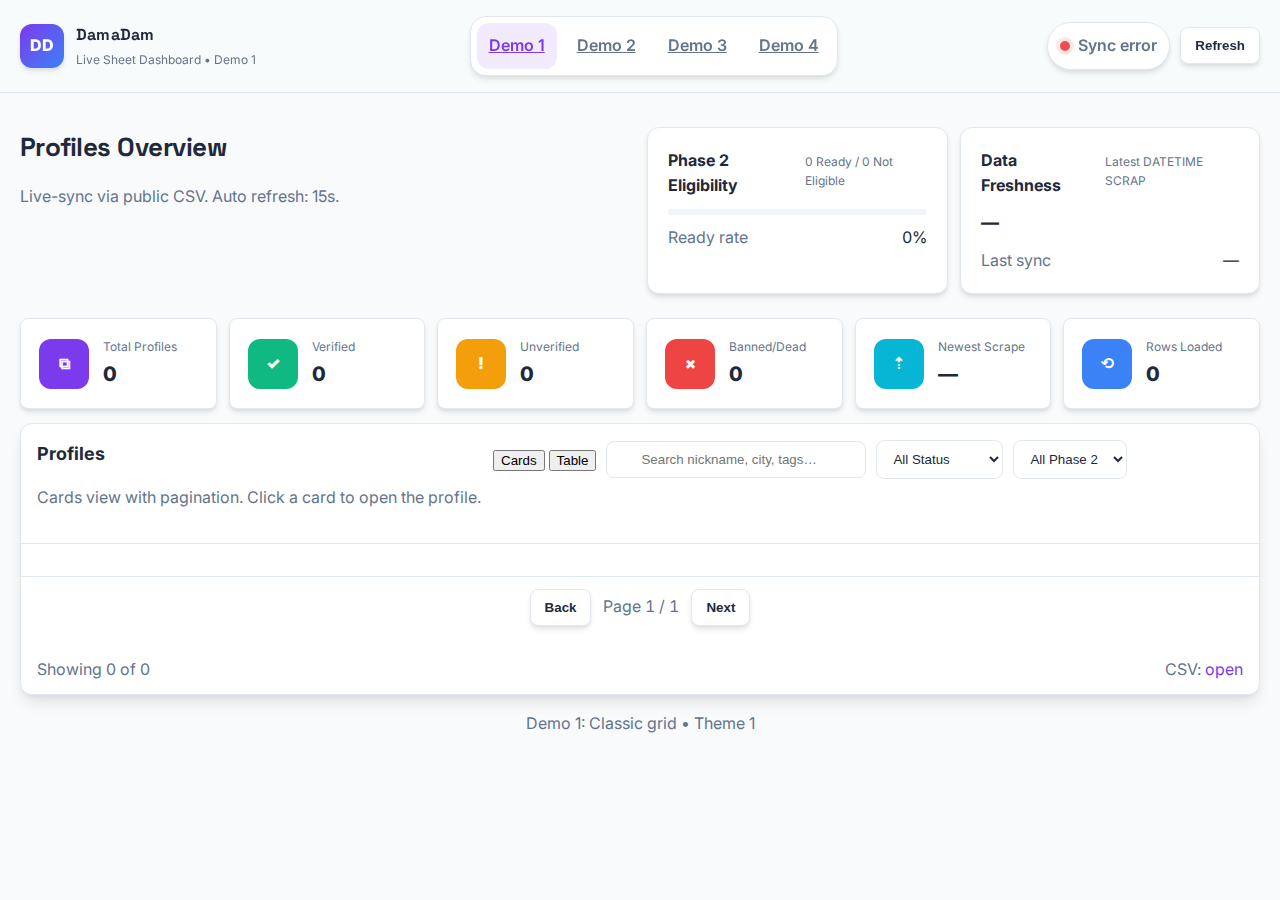
<file: Dashboard/index1.html>
<!doctype html>
<html lang="en">

<head>
    <meta charset="utf-8" />
    <meta name="viewport" content="width=device-width, initial-scale=1" />
    <title>DamaDam Dashboard (Live) • Demo 1</title>
    <link rel="preconnect" href="https://fonts.googleapis.com">
    <link rel="preconnect" href="https://fonts.gstatic.com" crossorigin>
    <link
        href="https://fonts.googleapis.com/css2?family=Inter:wght@300;400;500;600;700&family=Space+Grotesk:wght@400;500;600;700&display=swap"
        rel="stylesheet">
    <link rel="stylesheet" href="styles.css" />
</head>

<body class="theme-1">
    <div class="bg" aria-hidden="true">
        <div class="blob blob-1"></div>
        <div class="blob blob-2"></div>
        <div class="grid-overlay"></div>
    </div>

    <header class="topbar">
        <div class="brand">
            <div class="logo">DD</div>
            <div>
                <div class="brand-title">DamaDam</div>
                <div class="brand-subtitle">Live Sheet Dashboard • Demo 1</div>
            </div>
        </div>

        <nav class="tabs" aria-label="Dashboard tabs">
            <a class="tab is-active" href="index1.html">Demo 1</a>
            <a class="tab" href="index2.html">Demo 2</a>
            <a class="tab" href="index3.html">Demo 3</a>
            <a class="tab" href="index4.html">Demo 4</a>
        </nav>

        <div class="topbar-actions">
            <div class="sync-pill" id="syncPill">
                <span class="dot" id="syncDot"></span>
                <span id="syncText">Connecting…</span>
            </div>
            <button class="btn" id="refreshBtn" type="button">Refresh</button>
        </div>
    </header>

    <main class="container">
        <section class="hero">
            <div>
                <h1 class="h1">Profiles Overview</h1>
                <p class="muted">Live-sync via public CSV. Auto refresh: <span id="pollIntervalLabel">15s</span>.</p>
            </div>

            <div class="hero-right">
                <div class="stage">
                    <div class="stage-top">
                        <div class="stage-title">Phase 2 Eligibility</div>
                        <div class="stage-meta"><span id="phase2Ready">0</span> Ready / <span
                                id="phase2NotEligible">0</span> Not Eligible</div>
                    </div>
                    <div class="stage-bar">
                        <div class="stage-bar-fill" id="phase2Bar" style="width:0%"></div>
                    </div>
                    <div class="stage-foot">
                        <span class="muted">Ready rate</span>
                        <span class="mono" id="phase2Rate">0%</span>
                    </div>
                </div>

                <div class="stage">
                    <div class="stage-top">
                        <div class="stage-title">Data Freshness</div>
                        <div class="stage-meta">Latest DATETIME SCRAP</div>
                    </div>
                    <div class="freshness" id="freshness">—</div>
                    <div class="stage-foot">
                        <span class="muted">Last sync</span>
                        <span class="mono" id="lastSync">—</span>
                    </div>
                </div>
            </div>
        </section>

        <section class="kpi-grid" id="kpis">
            <div class="kpi">
                <div class="kpi-icon kpi-purple">⧉</div>
                <div>
                    <div class="kpi-label">Total Profiles</div>
                    <div class="kpi-value" id="kpiTotal">0</div>
                </div>
            </div>

            <div class="kpi">
                <div class="kpi-icon kpi-green">✓</div>
                <div>
                    <div class="kpi-label">Verified</div>
                    <div class="kpi-value" id="kpiVerified">0</div>
                </div>
            </div>

            <div class="kpi">
                <div class="kpi-icon kpi-amber">!</div>
                <div>
                    <div class="kpi-label">Unverified</div>
                    <div class="kpi-value" id="kpiUnverified">0</div>
                </div>
            </div>

            <div class="kpi">
                <div class="kpi-icon kpi-red">×</div>
                <div>
                    <div class="kpi-label">Banned/Dead</div>
                    <div class="kpi-value" id="kpiBanned">0</div>
                </div>
            </div>

            <div class="kpi">
                <div class="kpi-icon kpi-cyan">⇡</div>
                <div>
                    <div class="kpi-label">Newest Scrape</div>
                    <div class="kpi-value mono" id="kpiNewest">—</div>
                </div>
            </div>

            <div class="kpi">
                <div class="kpi-icon kpi-slate">⟲</div>
                <div>
                    <div class="kpi-label">Rows Loaded</div>
                    <div class="kpi-value" id="kpiRows">0</div>
                </div>
            </div>
        </section>

        <section class="panel">
            <div class="panel-head">
                <div>
                    <h2 class="h2">Profiles</h2>
                    <p class="muted">Cards view with pagination. Click a card to open the profile.</p>
                </div>

                <div class="panel-actions">
                    <div class="view-toggle" role="group" aria-label="View mode">
                        <button class="view-btn is-active" id="cardViewBtn" type="button">Cards</button>
                        <button class="view-btn" id="tableViewBtn" type="button">Table</button>
                    </div>
                    <div class="input">
                        <span class="input-icon">⌕</span>
                        <input id="searchInput" type="search" placeholder="Search nickname, city, tags…"
                            autocomplete="off" />
                    </div>
                    <select id="statusFilter" class="select">
                        <option value="">All Status</option>
                        <option value="VERIFIED">VERIFIED</option>
                        <option value="UNVERIFIED">UNVERIFIED</option>
                        <option value="BANNED">BANNED</option>
                        <option value="DEAD">DEAD</option>
                    </select>
                    <select id="phase2Filter" class="select">
                        <option value="">All Phase 2</option>
                        <option value="Ready">Ready</option>
                        <option value="Not Eligible">Not Eligible</option>
                    </select>
                </div>
            </div>

            <div id="cardsContainer" class="profiles-grid" aria-live="polite"></div>

            <div class="pagination" id="cardsPager" aria-label="Cards pagination">
                <button class="btn" id="prevPageBtn" type="button">Back</button>
                <div class="muted mono" id="pageLabel">Page 1 / 1</div>
                <button class="btn" id="nextPageBtn" type="button">Next</button>
            </div>

            <div id="tableContainer" class="table-wrap glass" style="display:none;">
                <table class="table" id="profilesTable">
                    <thead>
                        <tr>
                            <th style="width:56px;">#</th>
                            <th>Nick</th>
                            <th>Tags</th>
                            <th>City</th>
                            <th>Status</th>
                            <th>Posts</th>
                            <th>Followers</th>
                            <th>Phase 2</th>
                            <th>Scraped</th>
                        </tr>
                    </thead>
                    <tbody id="profilesTbody">
                        <tr>
                            <td colspan="9" class="muted">Loading…</td>
                        </tr>
                    </tbody>
                </table>
            </div>

            <div class="panel-foot">
                <div class="muted">Showing <span id="shownCount">0</span> of <span id="totalCount">0</span></div>
                <div class="muted">CSV: <a class="link" id="csvLink" href="#" target="_blank" rel="noreferrer">open</a>
                </div>
            </div>
        </section>

        <footer class="footer">
            <div class="muted">Demo 1: Classic grid • Theme 1</div>
        </footer>
    </main>

    <script src="app.js"></script>
</body>

</html>
</file>
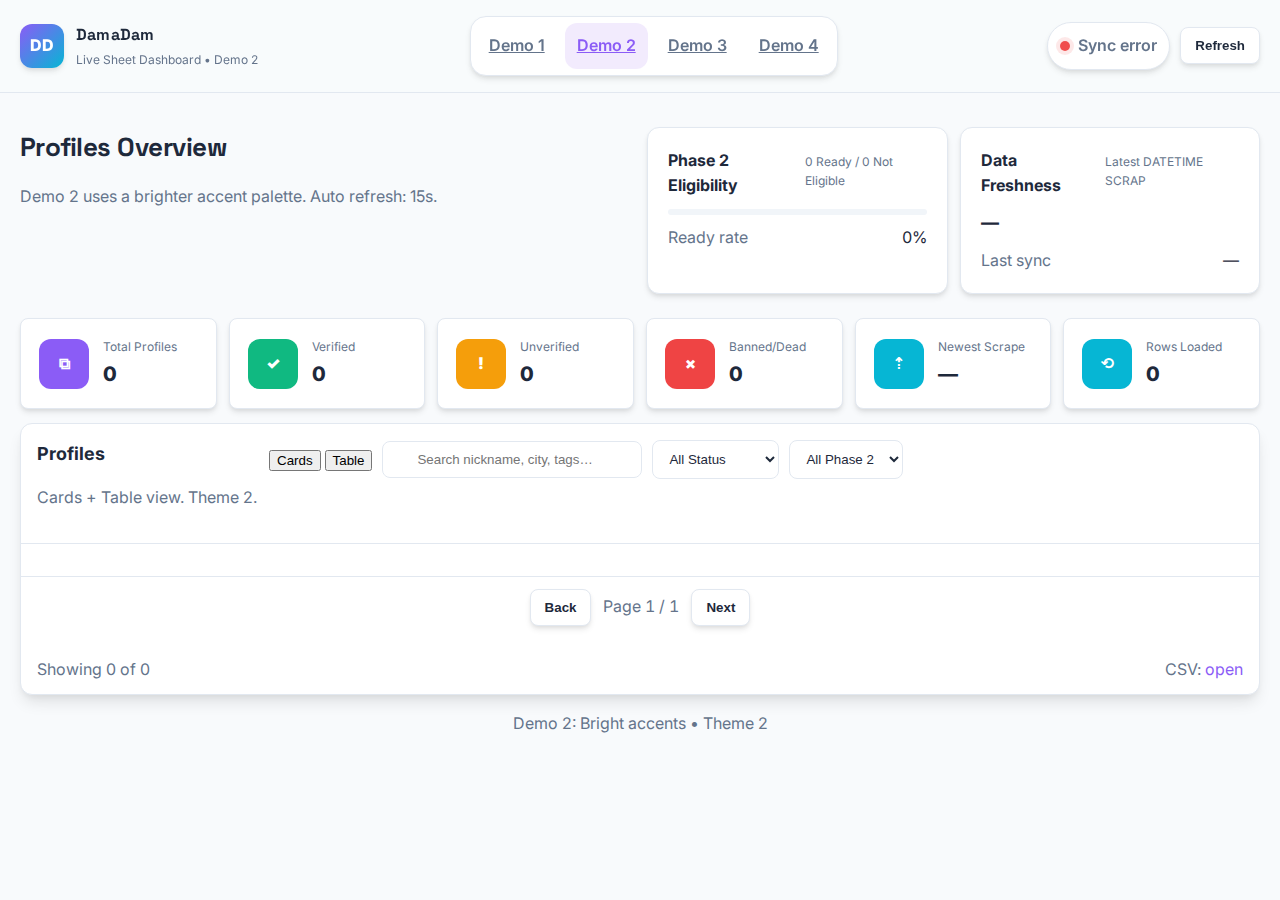
<file: Dashboard/index2.html>
<!doctype html>
<html lang="en">

<head>
    <meta charset="utf-8" />
    <meta name="viewport" content="width=device-width, initial-scale=1" />
    <title>DamaDam Dashboard (Live) • Demo 2</title>
    <link rel="preconnect" href="https://fonts.googleapis.com">
    <link rel="preconnect" href="https://fonts.gstatic.com" crossorigin>
    <link
        href="https://fonts.googleapis.com/css2?family=Inter:wght@300;400;500;600;700&family=Space+Grotesk:wght@400;500;600;700&display=swap"
        rel="stylesheet">
    <link rel="stylesheet" href="styles.css" />
</head>

<body class="theme-2">
    <div class="bg" aria-hidden="true"></div>

    <header class="topbar">
        <div class="brand">
            <div class="logo">DD</div>
            <div>
                <div class="brand-title">DamaDam</div>
                <div class="brand-subtitle">Live Sheet Dashboard • Demo 2</div>
            </div>
        </div>

        <nav class="tabs" aria-label="Dashboard tabs">
            <a class="tab" href="index1.html">Demo 1</a>
            <a class="tab is-active" href="index2.html">Demo 2</a>
            <a class="tab" href="index3.html">Demo 3</a>
            <a class="tab" href="index4.html">Demo 4</a>
        </nav>

        <div class="topbar-actions">
            <div class="sync-pill" id="syncPill">
                <span class="dot" id="syncDot"></span>
                <span id="syncText">Connecting…</span>
            </div>
            <button class="btn" id="refreshBtn" type="button">Refresh</button>
        </div>
    </header>

    <main class="container">
        <section class="hero">
            <div>
                <h1 class="h1">Profiles Overview</h1>
                <p class="muted">Demo 2 uses a brighter accent palette. Auto refresh: <span
                        id="pollIntervalLabel">15s</span>.</p>
            </div>

            <div class="hero-right">
                <div class="stage">
                    <div class="stage-top">
                        <div class="stage-title">Phase 2 Eligibility</div>
                        <div class="stage-meta"><span id="phase2Ready">0</span> Ready / <span
                                id="phase2NotEligible">0</span> Not Eligible</div>
                    </div>
                    <div class="stage-bar">
                        <div class="stage-bar-fill" id="phase2Bar" style="width:0%"></div>
                    </div>
                    <div class="stage-foot">
                        <span class="muted">Ready rate</span>
                        <span class="mono" id="phase2Rate">0%</span>
                    </div>
                </div>

                <div class="stage">
                    <div class="stage-top">
                        <div class="stage-title">Data Freshness</div>
                        <div class="stage-meta">Latest DATETIME SCRAP</div>
                    </div>
                    <div class="freshness" id="freshness">—</div>
                    <div class="stage-foot">
                        <span class="muted">Last sync</span>
                        <span class="mono" id="lastSync">—</span>
                    </div>
                </div>
            </div>
        </section>

        <section class="kpi-grid" id="kpis">
            <div class="kpi">
                <div class="kpi-icon kpi-purple">⧉</div>
                <div>
                    <div class="kpi-label">Total Profiles</div>
                    <div class="kpi-value" id="kpiTotal">0</div>
                </div>
            </div>
            <div class="kpi">
                <div class="kpi-icon kpi-green">✓</div>
                <div>
                    <div class="kpi-label">Verified</div>
                    <div class="kpi-value" id="kpiVerified">0</div>
                </div>
            </div>
            <div class="kpi">
                <div class="kpi-icon kpi-amber">!</div>
                <div>
                    <div class="kpi-label">Unverified</div>
                    <div class="kpi-value" id="kpiUnverified">0</div>
                </div>
            </div>
            <div class="kpi">
                <div class="kpi-icon kpi-red">×</div>
                <div>
                    <div class="kpi-label">Banned/Dead</div>
                    <div class="kpi-value" id="kpiBanned">0</div>
                </div>
            </div>
            <div class="kpi">
                <div class="kpi-icon kpi-cyan">⇡</div>
                <div>
                    <div class="kpi-label">Newest Scrape</div>
                    <div class="kpi-value mono" id="kpiNewest">—</div>
                </div>
            </div>
            <div class="kpi">
                <div class="kpi-icon kpi-slate">⟲</div>
                <div>
                    <div class="kpi-label">Rows Loaded</div>
                    <div class="kpi-value" id="kpiRows">0</div>
                </div>
            </div>
        </section>

        <section class="panel">
            <div class="panel-head">
                <div>
                    <h2 class="h2">Profiles</h2>
                    <p class="muted">Cards + Table view. Theme 2.</p>
                </div>

                <div class="panel-actions">
                    <div class="view-toggle" role="group" aria-label="View mode">
                        <button class="view-btn is-active" id="cardViewBtn" type="button">Cards</button>
                        <button class="view-btn" id="tableViewBtn" type="button">Table</button>
                    </div>
                    <div class="input">
                        <span class="input-icon">⌕</span>
                        <input id="searchInput" type="search" placeholder="Search nickname, city, tags…"
                            autocomplete="off" />
                    </div>
                    <select id="statusFilter" class="select">
                        <option value="">All Status</option>
                        <option value="VERIFIED">VERIFIED</option>
                        <option value="UNVERIFIED">UNVERIFIED</option>
                        <option value="BANNED">BANNED</option>
                        <option value="DEAD">DEAD</option>
                    </select>
                    <select id="phase2Filter" class="select">
                        <option value="">All Phase 2</option>
                        <option value="Ready">Ready</option>
                        <option value="Not Eligible">Not Eligible</option>
                    </select>
                </div>
            </div>

            <div id="cardsContainer" class="profiles-grid" aria-live="polite"></div>

            <div class="pagination" id="cardsPager" aria-label="Cards pagination">
                <button class="btn" id="prevPageBtn" type="button">Back</button>
                <div class="muted mono" id="pageLabel">Page 1 / 1</div>
                <button class="btn" id="nextPageBtn" type="button">Next</button>
            </div>

            <div id="tableContainer" class="table-wrap glass" style="display:none;">
                <table class="table" id="profilesTable">
                    <thead>
                        <tr>
                            <th style="width:56px;">#</th>
                            <th>Nick</th>
                            <th>Tags</th>
                            <th>City</th>
                            <th>Status</th>
                            <th>Posts</th>
                            <th>Followers</th>
                            <th>Phase 2</th>
                            <th>Scraped</th>
                        </tr>
                    </thead>
                    <tbody id="profilesTbody">
                        <tr>
                            <td colspan="9" class="muted">Loading…</td>
                        </tr>
                    </tbody>
                </table>
            </div>

            <div class="panel-foot">
                <div class="muted">Showing <span id="shownCount">0</span> of <span id="totalCount">0</span></div>
                <div class="muted">CSV: <a class="link" id="csvLink" href="#" target="_blank" rel="noreferrer">open</a>
                </div>
            </div>
        </section>

        <footer class="footer">
            <div class="muted">Demo 2: Bright accents • Theme 2</div>
        </footer>
    </main>

    <script src="app.js"></script>
</body>

</html>
</file>
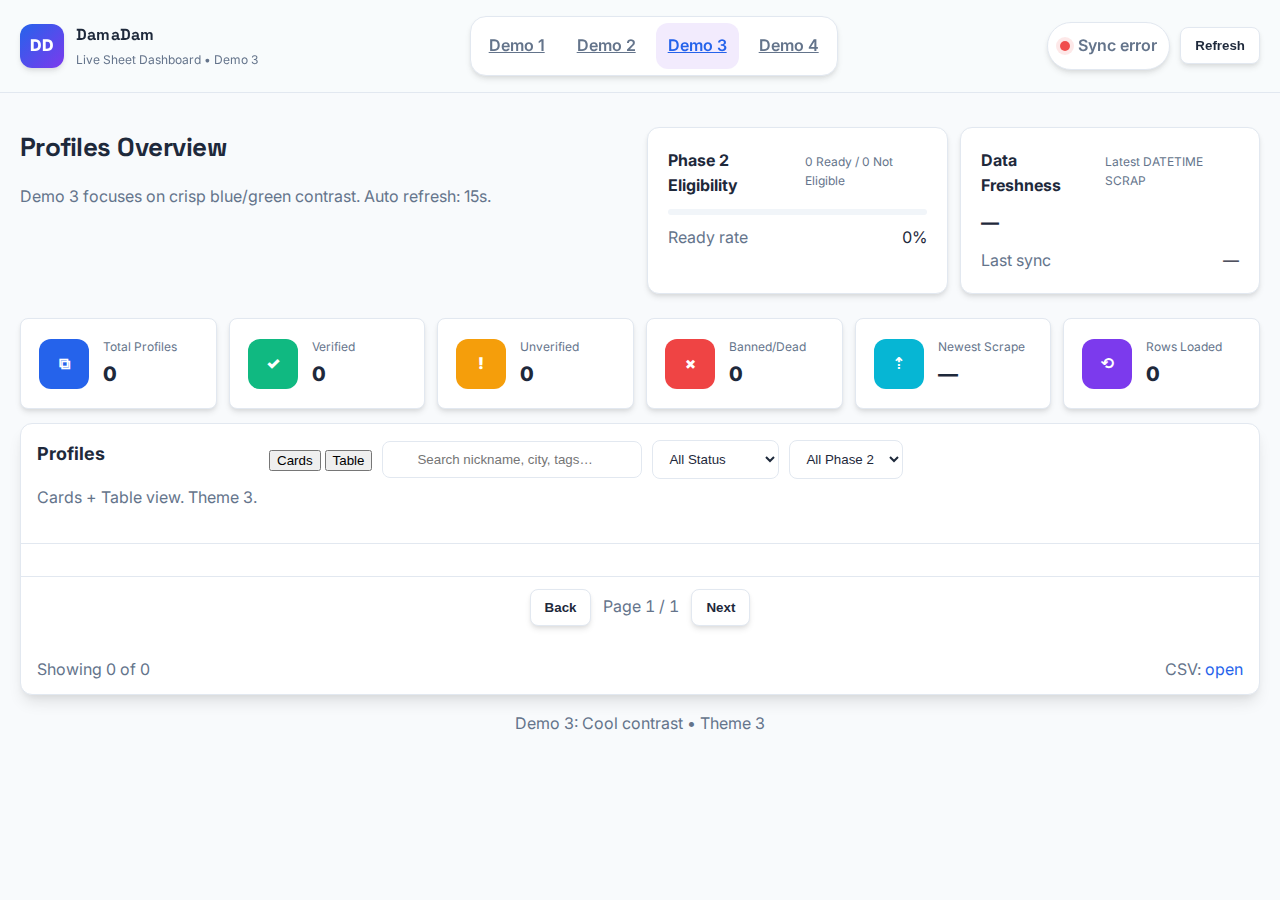
<file: Dashboard/index3.html>
<!doctype html>
<html lang="en">

<head>
    <meta charset="utf-8" />
    <meta name="viewport" content="width=device-width, initial-scale=1" />
    <title>DamaDam Dashboard (Live) • Demo 3</title>
    <link rel="preconnect" href="https://fonts.googleapis.com">
    <link rel="preconnect" href="https://fonts.gstatic.com" crossorigin>
    <link
        href="https://fonts.googleapis.com/css2?family=Inter:wght@300;400;500;600;700&family=Space+Grotesk:wght@400;500;600;700&display=swap"
        rel="stylesheet">
    <link rel="stylesheet" href="styles.css" />
</head>

<body class="theme-3">
    <div class="bg" aria-hidden="true"></div>

    <header class="topbar">
        <div class="brand">
            <div class="logo">DD</div>
            <div>
                <div class="brand-title">DamaDam</div>
                <div class="brand-subtitle">Live Sheet Dashboard • Demo 3</div>
            </div>
        </div>

        <nav class="tabs" aria-label="Dashboard tabs">
            <a class="tab" href="index1.html">Demo 1</a>
            <a class="tab" href="index2.html">Demo 2</a>
            <a class="tab is-active" href="index3.html">Demo 3</a>
            <a class="tab" href="index4.html">Demo 4</a>
        </nav>

        <div class="topbar-actions">
            <div class="sync-pill" id="syncPill">
                <span class="dot" id="syncDot"></span>
                <span id="syncText">Connecting…</span>
            </div>
            <button class="btn" id="refreshBtn" type="button">Refresh</button>
        </div>
    </header>

    <main class="container">
        <section class="hero">
            <div>
                <h1 class="h1">Profiles Overview</h1>
                <p class="muted">Demo 3 focuses on crisp blue/green contrast. Auto refresh: <span
                        id="pollIntervalLabel">15s</span>.</p>
            </div>

            <div class="hero-right">
                <div class="stage">
                    <div class="stage-top">
                        <div class="stage-title">Phase 2 Eligibility</div>
                        <div class="stage-meta"><span id="phase2Ready">0</span> Ready / <span
                                id="phase2NotEligible">0</span> Not Eligible</div>
                    </div>
                    <div class="stage-bar">
                        <div class="stage-bar-fill" id="phase2Bar" style="width:0%"></div>
                    </div>
                    <div class="stage-foot">
                        <span class="muted">Ready rate</span>
                        <span class="mono" id="phase2Rate">0%</span>
                    </div>
                </div>

                <div class="stage">
                    <div class="stage-top">
                        <div class="stage-title">Data Freshness</div>
                        <div class="stage-meta">Latest DATETIME SCRAP</div>
                    </div>
                    <div class="freshness" id="freshness">—</div>
                    <div class="stage-foot">
                        <span class="muted">Last sync</span>
                        <span class="mono" id="lastSync">—</span>
                    </div>
                </div>
            </div>
        </section>

        <section class="kpi-grid" id="kpis">
            <div class="kpi">
                <div class="kpi-icon kpi-purple">⧉</div>
                <div>
                    <div class="kpi-label">Total Profiles</div>
                    <div class="kpi-value" id="kpiTotal">0</div>
                </div>
            </div>
            <div class="kpi">
                <div class="kpi-icon kpi-green">✓</div>
                <div>
                    <div class="kpi-label">Verified</div>
                    <div class="kpi-value" id="kpiVerified">0</div>
                </div>
            </div>
            <div class="kpi">
                <div class="kpi-icon kpi-amber">!</div>
                <div>
                    <div class="kpi-label">Unverified</div>
                    <div class="kpi-value" id="kpiUnverified">0</div>
                </div>
            </div>
            <div class="kpi">
                <div class="kpi-icon kpi-red">×</div>
                <div>
                    <div class="kpi-label">Banned/Dead</div>
                    <div class="kpi-value" id="kpiBanned">0</div>
                </div>
            </div>
            <div class="kpi">
                <div class="kpi-icon kpi-cyan">⇡</div>
                <div>
                    <div class="kpi-label">Newest Scrape</div>
                    <div class="kpi-value mono" id="kpiNewest">—</div>
                </div>
            </div>
            <div class="kpi">
                <div class="kpi-icon kpi-slate">⟲</div>
                <div>
                    <div class="kpi-label">Rows Loaded</div>
                    <div class="kpi-value" id="kpiRows">0</div>
                </div>
            </div>
        </section>

        <section class="panel">
            <div class="panel-head">
                <div>
                    <h2 class="h2">Profiles</h2>
                    <p class="muted">Cards + Table view. Theme 3.</p>
                </div>

                <div class="panel-actions">
                    <div class="view-toggle" role="group" aria-label="View mode">
                        <button class="view-btn is-active" id="cardViewBtn" type="button">Cards</button>
                        <button class="view-btn" id="tableViewBtn" type="button">Table</button>
                    </div>
                    <div class="input">
                        <span class="input-icon">⌕</span>
                        <input id="searchInput" type="search" placeholder="Search nickname, city, tags…"
                            autocomplete="off" />
                    </div>
                    <select id="statusFilter" class="select">
                        <option value="">All Status</option>
                        <option value="VERIFIED">VERIFIED</option>
                        <option value="UNVERIFIED">UNVERIFIED</option>
                        <option value="BANNED">BANNED</option>
                        <option value="DEAD">DEAD</option>
                    </select>
                    <select id="phase2Filter" class="select">
                        <option value="">All Phase 2</option>
                        <option value="Ready">Ready</option>
                        <option value="Not Eligible">Not Eligible</option>
                    </select>
                </div>
            </div>

            <div id="cardsContainer" class="profiles-grid" aria-live="polite"></div>

            <div class="pagination" id="cardsPager" aria-label="Cards pagination">
                <button class="btn" id="prevPageBtn" type="button">Back</button>
                <div class="muted mono" id="pageLabel">Page 1 / 1</div>
                <button class="btn" id="nextPageBtn" type="button">Next</button>
            </div>

            <div id="tableContainer" class="table-wrap glass" style="display:none;">
                <table class="table" id="profilesTable">
                    <thead>
                        <tr>
                            <th style="width:56px;">#</th>
                            <th>Nick</th>
                            <th>Tags</th>
                            <th>City</th>
                            <th>Status</th>
                            <th>Posts</th>
                            <th>Followers</th>
                            <th>Phase 2</th>
                            <th>Scraped</th>
                        </tr>
                    </thead>
                    <tbody id="profilesTbody">
                        <tr>
                            <td colspan="9" class="muted">Loading…</td>
                        </tr>
                    </tbody>
                </table>
            </div>

            <div class="panel-foot">
                <div class="muted">Showing <span id="shownCount">0</span> of <span id="totalCount">0</span></div>
                <div class="muted">CSV: <a class="link" id="csvLink" href="#" target="_blank" rel="noreferrer">open</a>
                </div>
            </div>
        </section>

        <footer class="footer">
            <div class="muted">Demo 3: Cool contrast • Theme 3</div>
        </footer>
    </main>

    <script src="app.js"></script>
</body>

</html>
</file>
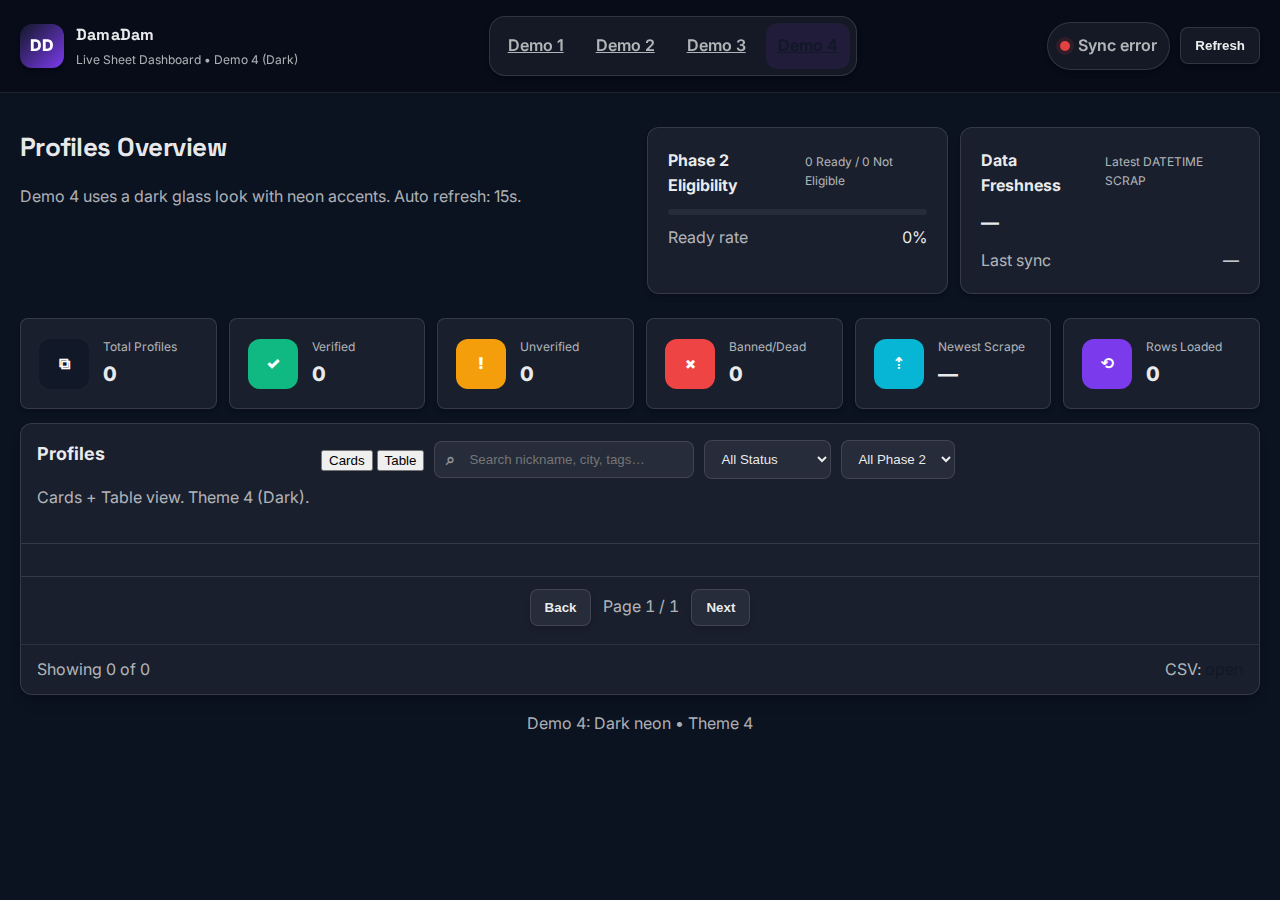
<file: Dashboard/index4.html>
<!doctype html>
<html lang="en">

<head>
    <meta charset="utf-8" />
    <meta name="viewport" content="width=device-width, initial-scale=1" />
    <title>DamaDam Dashboard (Live) • Demo 4</title>
    <link rel="preconnect" href="https://fonts.googleapis.com">
    <link rel="preconnect" href="https://fonts.gstatic.com" crossorigin>
    <link
        href="https://fonts.googleapis.com/css2?family=Inter:wght@300;400;500;600;700&family=Space+Grotesk:wght@400;500;600;700&display=swap"
        rel="stylesheet">
    <link rel="stylesheet" href="styles.css" />
</head>

<body class="theme-4">
    <div class="bg" aria-hidden="true"></div>

    <header class="topbar">
        <div class="brand">
            <div class="logo">DD</div>
            <div>
                <div class="brand-title">DamaDam</div>
                <div class="brand-subtitle">Live Sheet Dashboard • Demo 4 (Dark)</div>
            </div>
        </div>

        <nav class="tabs" aria-label="Dashboard tabs">
            <a class="tab" href="index1.html">Demo 1</a>
            <a class="tab" href="index2.html">Demo 2</a>
            <a class="tab" href="index3.html">Demo 3</a>
            <a class="tab is-active" href="index4.html">Demo 4</a>
        </nav>

        <div class="topbar-actions">
            <div class="sync-pill" id="syncPill">
                <span class="dot" id="syncDot"></span>
                <span id="syncText">Connecting…</span>
            </div>
            <button class="btn" id="refreshBtn" type="button">Refresh</button>
        </div>
    </header>

    <main class="container">
        <section class="hero">
            <div>
                <h1 class="h1">Profiles Overview</h1>
                <p class="muted">Demo 4 uses a dark glass look with neon accents. Auto refresh: <span
                        id="pollIntervalLabel">15s</span>.</p>
            </div>

            <div class="hero-right">
                <div class="stage">
                    <div class="stage-top">
                        <div class="stage-title">Phase 2 Eligibility</div>
                        <div class="stage-meta"><span id="phase2Ready">0</span> Ready / <span
                                id="phase2NotEligible">0</span> Not Eligible</div>
                    </div>
                    <div class="stage-bar">
                        <div class="stage-bar-fill" id="phase2Bar" style="width:0%"></div>
                    </div>
                    <div class="stage-foot">
                        <span class="muted">Ready rate</span>
                        <span class="mono" id="phase2Rate">0%</span>
                    </div>
                </div>

                <div class="stage">
                    <div class="stage-top">
                        <div class="stage-title">Data Freshness</div>
                        <div class="stage-meta">Latest DATETIME SCRAP</div>
                    </div>
                    <div class="freshness" id="freshness">—</div>
                    <div class="stage-foot">
                        <span class="muted">Last sync</span>
                        <span class="mono" id="lastSync">—</span>
                    </div>
                </div>
            </div>
        </section>

        <section class="kpi-grid" id="kpis">
            <div class="kpi">
                <div class="kpi-icon kpi-purple">⧉</div>
                <div>
                    <div class="kpi-label">Total Profiles</div>
                    <div class="kpi-value" id="kpiTotal">0</div>
                </div>
            </div>
            <div class="kpi">
                <div class="kpi-icon kpi-green">✓</div>
                <div>
                    <div class="kpi-label">Verified</div>
                    <div class="kpi-value" id="kpiVerified">0</div>
                </div>
            </div>
            <div class="kpi">
                <div class="kpi-icon kpi-amber">!</div>
                <div>
                    <div class="kpi-label">Unverified</div>
                    <div class="kpi-value" id="kpiUnverified">0</div>
                </div>
            </div>
            <div class="kpi">
                <div class="kpi-icon kpi-red">×</div>
                <div>
                    <div class="kpi-label">Banned/Dead</div>
                    <div class="kpi-value" id="kpiBanned">0</div>
                </div>
            </div>
            <div class="kpi">
                <div class="kpi-icon kpi-cyan">⇡</div>
                <div>
                    <div class="kpi-label">Newest Scrape</div>
                    <div class="kpi-value mono" id="kpiNewest">—</div>
                </div>
            </div>
            <div class="kpi">
                <div class="kpi-icon kpi-slate">⟲</div>
                <div>
                    <div class="kpi-label">Rows Loaded</div>
                    <div class="kpi-value" id="kpiRows">0</div>
                </div>
            </div>
        </section>

        <section class="panel">
            <div class="panel-head">
                <div>
                    <h2 class="h2">Profiles</h2>
                    <p class="muted">Cards + Table view. Theme 4 (Dark).</p>
                </div>

                <div class="panel-actions">
                    <div class="view-toggle" role="group" aria-label="View mode">
                        <button class="view-btn is-active" id="cardViewBtn" type="button">Cards</button>
                        <button class="view-btn" id="tableViewBtn" type="button">Table</button>
                    </div>
                    <div class="input">
                        <span class="input-icon">⌕</span>
                        <input id="searchInput" type="search" placeholder="Search nickname, city, tags…"
                            autocomplete="off" />
                    </div>
                    <select id="statusFilter" class="select">
                        <option value="">All Status</option>
                        <option value="VERIFIED">VERIFIED</option>
                        <option value="UNVERIFIED">UNVERIFIED</option>
                        <option value="BANNED">BANNED</option>
                        <option value="DEAD">DEAD</option>
                    </select>
                    <select id="phase2Filter" class="select">
                        <option value="">All Phase 2</option>
                        <option value="Ready">Ready</option>
                        <option value="Not Eligible">Not Eligible</option>
                    </select>
                </div>
            </div>

            <div id="cardsContainer" class="profiles-grid" aria-live="polite"></div>

            <div class="pagination" id="cardsPager" aria-label="Cards pagination">
                <button class="btn" id="prevPageBtn" type="button">Back</button>
                <div class="muted mono" id="pageLabel">Page 1 / 1</div>
                <button class="btn" id="nextPageBtn" type="button">Next</button>
            </div>

            <div id="tableContainer" class="table-wrap glass" style="display:none;">
                <table class="table" id="profilesTable">
                    <thead>
                        <tr>
                            <th style="width:56px;">#</th>
                            <th>Nick</th>
                            <th>Tags</th>
                            <th>City</th>
                            <th>Status</th>
                            <th>Posts</th>
                            <th>Followers</th>
                            <th>Phase 2</th>
                            <th>Scraped</th>
                        </tr>
                    </thead>
                    <tbody id="profilesTbody">
                        <tr>
                            <td colspan="9" class="muted">Loading…</td>
                        </tr>
                    </tbody>
                </table>
            </div>

            <div class="panel-foot">
                <div class="muted">Showing <span id="shownCount">0</span> of <span id="totalCount">0</span></div>
                <div class="muted">CSV: <a class="link" id="csvLink" href="#" target="_blank" rel="noreferrer">open</a>
                </div>
            </div>
        </section>

        <footer class="footer">
            <div class="muted">Demo 4: Dark neon • Theme 4</div>
        </footer>
    </main>

    <script src="app.js"></script>
</body>

</html>
</file>
<file: Dashboard/styles.css>
/* Modern Purple Glassmorphism Dashboard */

body::before {
    content: "";
    position: fixed;
    inset: 0;
    pointer-events: none;
    background:
        radial-gradient(900px 600px at 10% 10%, rgba(167, 139, 250, 0.10), transparent 60%),
        radial-gradient(900px 600px at 90% 0%, rgba(34, 211, 238, 0.10), transparent 55%);
    z-index: -1;
}

:root {
    --primary: #7C3AED;
    --secondary: #3B82F6;
    --success: #10B981;
    --warning: #F59E0B;
    --danger: #EF4444;
    --info: #06B6D4;
    --accent-a: #A78BFA;
    --accent-b: #22D3EE;
    --bg-primary: #F8FAFC;
    --bg-secondary: #F1F5F9;
    --bg-card: #FFFFFF;
    --text-primary: #1E293B;
    --text-secondary: #64748B;
    --border: #E2E8F0;

    --shadow: 0 4px 6px -1px rgba(0, 0, 0, 0.1), 0 2px 4px -1px rgba(0, 0, 0, 0.06);
    --shadow-lg: 0 10px 15px -3px rgba(0, 0, 0, 0.1), 0 4px 6px -2px rgba(0, 0, 0, 0.05);
    --radius: 8px;
    --radius-lg: 12px;
    --transition: all 0.3s ease;
}

* {
    box-sizing: border-box;
}

html,
body {
    height: 100%;
    margin: 0;
    font-family: 'Inter', system-ui, -apple-system, Segoe UI, Roboto, Helvetica, Arial, sans-serif;
    color: var(--text-primary);
    line-height: 1.6;
    background-color: var(--bg-primary);
}

a {
    color: inherit;
}

.bg {
    position: fixed;
    inset: 0;
    pointer-events: none;
    z-index: -1;
    background: radial-gradient(1200px 800px at 20% 0%, rgba(124, 58, 237, 0.10), transparent 60%),
        radial-gradient(900px 700px at 100% 20%, rgba(59, 130, 246, 0.10), transparent 55%);
}

.blob,
.grid-overlay {
    display: none;
}

.container {
    max-width: 1400px;
    margin: 0 auto;
    padding: 20px;
}

.topbar {
    position: sticky;
    top: 0;
    z-index: 5;
    display: flex;
    gap: 14px;
    align-items: center;
    justify-content: space-between;
    padding: 16px 20px;
    background: rgba(248, 250, 252, 0.85);
    border-bottom: 1px solid var(--border);
    backdrop-filter: blur(10px);
}

.brand {
    display: flex;
    align-items: center;
    gap: 12px;
    min-width: 240px;
}

.logo {
    width: 44px;
    height: 44px;
    display: grid;
    place-items: center;
    border-radius: 12px;
    background: linear-gradient(135deg, var(--primary), var(--secondary));
    color: white;
    box-shadow: var(--shadow);
    font-weight: 800;
}

.brand-title {
    font-weight: 700;
    letter-spacing: 0.2px;
    font-family: 'Space Grotesk', 'Inter', sans-serif;
}

.brand-subtitle {
    color: var(--text-secondary);
    font-size: 12px;
    margin-top: 2px;
}

.tabs {
    display: flex;
    gap: 8px;
    padding: 6px;
    border: 1px solid var(--border);
    border-radius: 16px;
    background: var(--bg-card);
    box-shadow: var(--shadow);
}

.tab {
    border: 0;
    background: transparent;
    color: var(--text-secondary);
    padding: 10px 12px;
    border-radius: 12px;
    cursor: pointer;
    font-weight: 600;
    transition: var(--transition);
}

.tab.is-active {
    background: rgba(124, 58, 237, 0.10);
    color: var(--primary);
}

.tab:disabled {
    opacity: 0.45;
    cursor: not-allowed;
}

.topbar-actions {
    display: flex;
    align-items: center;
    gap: 10px;
}

.btn {
    border: 1px solid var(--border);
    background: var(--bg-card);
    color: var(--text-primary);
    padding: 10px 14px;
    border-radius: var(--radius);
    cursor: pointer;
    font-weight: 600;
    box-shadow: var(--shadow);
    transition: var(--transition);
}

.btn:hover {
    background: rgba(255, 255, 255, 0.09);
}

.btn:active {
    transform: translateY(1px);
}

.sync-pill {
    display: flex;
    align-items: center;
    gap: 8px;
    border: 1px solid var(--border);
    background: var(--bg-card);
    padding: 10px 12px;
    border-radius: 999px;
    font-weight: 600;
    color: var(--text-secondary);
    box-shadow: var(--shadow);
}

.dot {
    width: 10px;
    height: 10px;
    border-radius: 50%;
    background: rgba(255, 255, 255, 0.50);
    box-shadow: 0 0 0 4px rgba(255, 255, 255, 0.06);
}

.dot.is-good {
    background: rgba(34, 197, 94, 0.95);
    box-shadow: 0 0 0 4px rgba(34, 197, 94, 0.12);
}

.dot.is-bad {
    background: rgba(239, 68, 68, 0.95);
    box-shadow: 0 0 0 4px rgba(239, 68, 68, 0.12);
}

.dot.is-warn {
    background: rgba(245, 158, 11, 0.95);
    box-shadow: 0 0 0 4px rgba(245, 158, 11, 0.12);
}

.h1 {
    font-family: 'Space Grotesk', 'Inter', sans-serif;
    font-size: 26px;
    letter-spacing: -0.02em;
    margin: 0;
    color: var(--text-primary);
}

.h2 {
    font-size: 18px;
    margin: 0;
}

.muted {
    color: var(--text-secondary);
}

.mono {
    font-variant-numeric: tabular-nums;
}

.hero {
    display: grid;
    grid-template-columns: 1fr;
    gap: 14px;
    padding: 14px 0;
}

.hero-right {
    display: grid;
    grid-template-columns: 1fr;
    gap: 12px;
}

.stage {
    background-color: var(--bg-card);
    border-radius: var(--radius-lg);
    padding: 20px;
    box-shadow: var(--shadow);
    transition: var(--transition);
    border: 1px solid var(--border);
}

.stage:hover {
    transform: translateY(-3px);
    box-shadow: var(--shadow-lg);
}

.stage-top {
    display: flex;
    align-items: baseline;
    justify-content: space-between;
    gap: 12px;
}

.stage-title {
    font-weight: 700;
}

.stage-meta {
    color: var(--text-secondary);
    font-size: 12px;
}

.stage-bar {
    height: 6px;
    background-color: var(--bg-secondary);
    border-radius: 3px;
    overflow: hidden;
    margin-top: 10px;
}

.stage-bar-fill {
    height: 100%;
    background: linear-gradient(90deg, var(--primary), var(--secondary));
    width: 0%;
    transition: width 240ms ease;
}

.stage-foot {
    display: flex;
    justify-content: space-between;
    align-items: center;
    margin-top: 10px;
}

.freshness {
    margin-top: 10px;
    font-weight: 700;
    font-size: 18px;
    letter-spacing: -0.01em;
}

.kpi-grid {
    display: grid;
    grid-template-columns: repeat(1, minmax(0, 1fr));
    gap: 12px;
    margin-top: 10px;
}

.kpi {
    background-color: var(--bg-card);
    border-radius: var(--radius);
    padding: 18px;
    box-shadow: var(--shadow);
    display: flex;
    align-items: center;
    gap: 14px;
    transition: var(--transition);
    border: 1px solid var(--border);
}

.kpi:hover {
    transform: translateY(-3px);
    box-shadow: var(--shadow-lg);
}

.kpi-label {
    color: var(--text-secondary);
    font-size: 12px;
}

.kpi-value {
    font-size: 20px;
    font-weight: 800;
    margin-top: 2px;
}

.kpi-icon {
    width: 50px;
    height: 50px;
    border-radius: 12px;
    display: grid;
    place-items: center;
    font-weight: 900;
    color: white;
}

.kpi-purple {
    background-color: var(--primary);
}

.kpi-green {
    background-color: var(--success);
}

.kpi-amber {
    background-color: var(--warning);
}

.kpi-red {
    background-color: var(--danger);
}

.kpi-cyan {
    background-color: var(--info);
}

.kpi-slate {
    background-color: var(--secondary);
}

.panel {
    margin-top: 14px;
    border: 1px solid var(--border);
    background: var(--bg-card);
    border-radius: var(--radius-lg);
    overflow: hidden;
    box-shadow: var(--shadow-lg);
}

.panel-head {
    display: flex;
    gap: 12px;
    padding: 16px;
    align-items: flex-start;
    border-bottom: 1px solid var(--border);
}

.panel-actions {
    display: flex;
    gap: 10px;
    align-items: center;
    flex-wrap: wrap;
    justify-content: flex-end;
}

.input {
    position: relative;
    min-width: 260px;
}

.input-icon {
    position: absolute;
    left: 12px;
    top: 50%;
    transform: translateY(-50%);
    color: rgba(255, 255, 255, 0.50);
    font-weight: 800;
}

input[type="search"] {
    width: 100%;
    border: 1px solid var(--border);
    background: var(--bg-card);
    color: var(--text-primary);
    padding: 10px 12px 10px 34px;
    border-radius: var(--radius);
    outline: none;
}

input[type="search"]:focus {
    border-color: rgba(124, 58, 237, 0.55);
    box-shadow: 0 0 0 4px rgba(124, 58, 237, 0.12);
}

.select {
    border: 1px solid var(--border);
    background: var(--bg-card);
    color: var(--text-primary);
    padding: 10px 12px;
    border-radius: var(--radius);
    outline: none;
}

.table-wrap {
    overflow: auto;
}

.glass {
    background: linear-gradient(180deg, rgba(255, 255, 255, 0.06), rgba(255, 255, 255, 0.03));
}

.table {
    width: 100%;
    border-collapse: collapse;
}

.table thead th {
    background-color: var(--bg-secondary);
    padding: 15px 20px;
    text-align: left;
    font-weight: 600;
    font-size: 0.875rem;
    color: var(--text-secondary);
    border-bottom: 1px solid var(--border);
    position: sticky;
    top: 0;
}

.table tbody td {
    padding: 12px 14px;
    border-bottom: 1px solid rgba(255, 255, 255, 0.06);
    color: var(--text-primary);
    vertical-align: middle;
}

.table tbody tr {
    cursor: pointer;
    transition: background 140ms ease;
}

.table tbody tr:hover {
    background: rgba(124, 58, 237, 0.08);
}

.badge {
    padding: 4px 12px;
    border-radius: 20px;
    font-size: 0.75rem;
    font-weight: 600;
    display: inline-flex;
    align-items: center;
    gap: 8px;
    border: 1px solid transparent;
}

.badge-dot {
    width: 8px;
    height: 8px;
    border-radius: 50%;
    background: rgba(255, 255, 255, 0.50);
}

.badge.good {
    background-color: rgba(16, 185, 129, 0.1);
    color: var(--success);
}

.badge.warn {
    background-color: rgba(245, 158, 11, 0.1);
    color: var(--warning);
}

.badge.bad {
    background-color: rgba(239, 68, 68, 0.1);
    color: var(--danger);
}

.badge.info {
    background-color: rgba(124, 58, 237, 0.1);
    color: var(--primary);
}

.link {
    color: var(--primary);
    text-decoration: none;
}

.link:hover {
    text-decoration: underline;
}

.pagination {
    display: flex;
    align-items: center;
    justify-content: center;
    gap: 12px;
    padding: 12px 16px 18px;
    border-top: 1px solid var(--border);
}

.profiles-grid {
    display: grid;
    grid-template-columns: repeat(1, minmax(0, 1fr));
    gap: 14px;
    padding: 16px;
}

.profile-card {
    position: relative;
    background-color: var(--bg-card);
    border: 1px solid var(--border);
    border-radius: var(--radius-lg);
    box-shadow: var(--shadow);
    overflow: hidden;
    transition: var(--transition);
    cursor: pointer;
}

.profile-card::before {
    content: "";
    position: absolute;
    inset: -2px;
    background: conic-gradient(from 180deg, rgba(124, 58, 237, 0.0), rgba(124, 58, 237, 0.35), rgba(59, 130, 246, 0.25), rgba(124, 58, 237, 0.0));
    filter: blur(10px);
    opacity: 0.35;
    animation: edgeSpin 6s linear infinite;
    pointer-events: none;
}

.profile-card::after {
    content: "";
    position: absolute;
    inset: 0;
    background: radial-gradient(600px 220px at 20% 0%, rgba(124, 58, 237, 0.14), transparent 60%);
    opacity: 0.7;
    pointer-events: none;
}

.profile-card:hover {
    transform: translateY(-4px);
    box-shadow: var(--shadow-lg);
    border-color: rgba(124, 58, 237, 0.25);
}

.profile-bg {
    position: absolute;
    inset: 0;
    background-size: cover;
    background-position: center;
    filter: blur(14px) saturate(1.15);
    opacity: 0.16;
    transform: scale(1.12);
    pointer-events: none;
}

.profile-head,
.profile-body,
.profile-foot {
    position: relative;
    z-index: 1;
}

.profile-head {
    display: flex;
    gap: 12px;
    padding: 16px;
    align-items: center;
}

.avatar-wrap {
    width: 58px;
    height: 58px;
    border-radius: 999px;
    position: relative;
    display: grid;
    place-items: center;
    flex: 0 0 auto;
}

.avatar-wrap::before {
    content: "";
    position: absolute;
    inset: -3px;
    border-radius: 999px;
    background: conic-gradient(from 0deg, var(--primary), var(--secondary), var(--info), var(--primary));
    animation: ringSpin 3.8s linear infinite;
    filter: blur(0px);
}

.avatar-wrap::after {
    content: "";
    position: absolute;
    inset: 0;
    border-radius: 999px;
    background: var(--bg-card);
}

.avatar {
    width: 54px;
    height: 54px;
    border-radius: 999px;
    object-fit: cover;
    border: 1px solid var(--border);
    background: var(--bg-secondary);
    position: relative;
    z-index: 1;
    box-shadow: 0 8px 18px rgba(15, 23, 42, 0.18);
}

.profile-title {
    flex: 1;
    min-width: 0;
}

.profile-nick {
    font-weight: 900;
    font-size: 1.05rem;
    line-height: 1.2;
    letter-spacing: -0.01em;
}

.profile-sub {
    color: var(--text-secondary);
    font-size: 0.85rem;
    white-space: nowrap;
    overflow: hidden;
    text-overflow: ellipsis;
}

.profile-body {
    padding: 0 16px 16px;
    display: grid;
    grid-template-columns: 1fr 1fr;
    gap: 10px;
}

.kv {
    padding: 10px 12px;
    border-radius: var(--radius);
    background: rgba(241, 245, 249, 0.72);
    border: 1px solid var(--border);
    backdrop-filter: blur(6px);
}

.kv .k {
    font-size: 0.72rem;
    color: var(--text-secondary);
    font-weight: 800;
    letter-spacing: 0.02em;
}

.kv .v {
    margin-top: 4px;
    font-weight: 900;
    font-variant-numeric: tabular-nums;
}

.profile-foot {
    padding: 12px 16px;
    border-top: 1px solid var(--border);
    display: flex;
    justify-content: space-between;
    align-items: center;
    gap: 12px;
}

.tag-pill {
    display: inline-flex;
    gap: 8px;
    align-items: center;
    padding: 6px 10px;
    border-radius: 999px;
    background: rgba(124, 58, 237, 0.08);
    color: var(--primary);
    font-weight: 800;
    font-size: 0.8rem;
    border: 1px solid rgba(124, 58, 237, 0.15);
    max-width: 55%;
    overflow: hidden;
    text-overflow: ellipsis;
    white-space: nowrap;
}

.panel-foot {
    display: flex;
    justify-content: space-between;
    align-items: center;
    padding: 12px 16px;
    border-top: 1px solid rgba(255, 255, 255, 0.08);
}

.footer {
    margin-top: 16px;
    text-align: center;
}

@media (min-width: 860px) {
    .hero {
        grid-template-columns: 1fr 1fr;
        align-items: start;
    }

    .hero-right {
        grid-template-columns: 1fr 1fr;
    }

    .kpi-grid {
        grid-template-columns: repeat(3, minmax(0, 1fr));
    }

    .profiles-grid {
        grid-template-columns: repeat(3, minmax(0, 1fr));
    }
}

@media (min-width: 1160px) {
    .kpi-grid {
        grid-template-columns: repeat(6, minmax(0, 1fr));
    }
}

@keyframes ringSpin {
    to {
        transform: rotate(360deg);
    }
}

@keyframes edgeSpin {
    to {
        transform: rotate(360deg);
    }
}

@keyframes cardShine {
    0% {
        transform: translateX(-45%) rotate(12deg);
        opacity: 0.15;
    }

    40% {
        transform: translateX(10%) rotate(12deg);
        opacity: 0.28;
    }

    100% {
        transform: translateX(55%) rotate(12deg);
        opacity: 0.10;
    }
}

/* Demo theme variants (applied by body class) */
body.theme-1 {
    --primary: #7C3AED;
    --secondary: #3B82F6;
    --accent-a: #A78BFA;
    --accent-b: #22D3EE;
}

body.theme-2 {
    --primary: #8B5CF6;
    --secondary: #06B6D4;
    --accent-a: #F472B6;
    --accent-b: #34D399;
}

body.theme-3 {
    --primary: #2563EB;
    --secondary: #7C3AED;
    --accent-a: #22C55E;
    --accent-b: #F59E0B;
}

body.theme-4 {
    --primary: #111827;
    --secondary: #7C3AED;
    --accent-a: #EF4444;
    --accent-b: #06B6D4;
    --bg-primary: #0B1220;
    --bg-secondary: rgba(255, 255, 255, 0.06);
    --bg-card: rgba(255, 255, 255, 0.06);
    --text-primary: rgba(255, 255, 255, 0.92);
    --text-secondary: rgba(255, 255, 255, 0.68);
    --border: rgba(255, 255, 255, 0.12);
}

body.theme-4 .topbar {
    background: rgba(6, 9, 20, 0.65);
    border-bottom: 1px solid rgba(255, 255, 255, 0.10);
}

body.theme-4 .tabs,
body.theme-4 .btn,
body.theme-4 .sync-pill,
body.theme-4 input[type="search"],
body.theme-4 .select,
body.theme-4 .stage,
body.theme-4 .kpi,
body.theme-4 .panel {
    background: rgba(255, 255, 255, 0.06);
    border-color: rgba(255, 255, 255, 0.12);
}

body.theme-4 .glass {
    background: linear-gradient(180deg, rgba(255, 255, 255, 0.07), rgba(255, 255, 255, 0.04));
}
</file>
